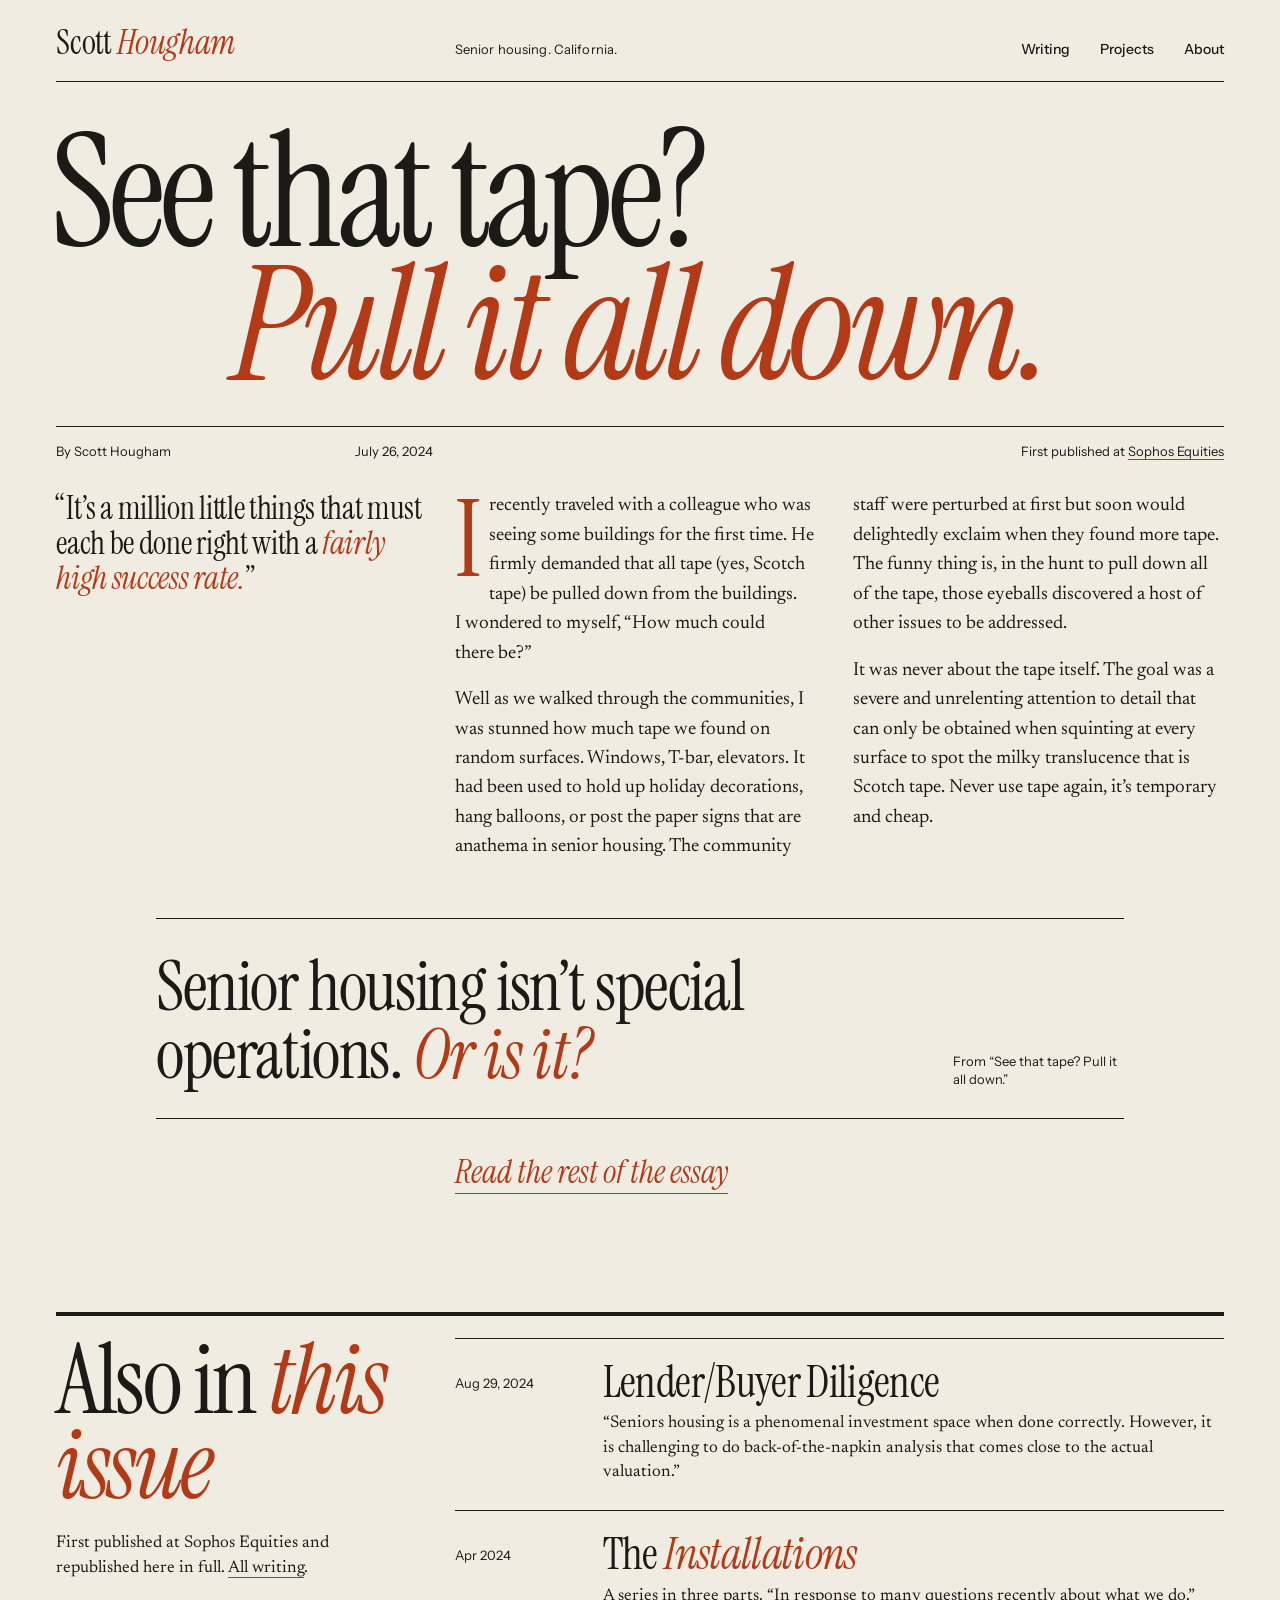
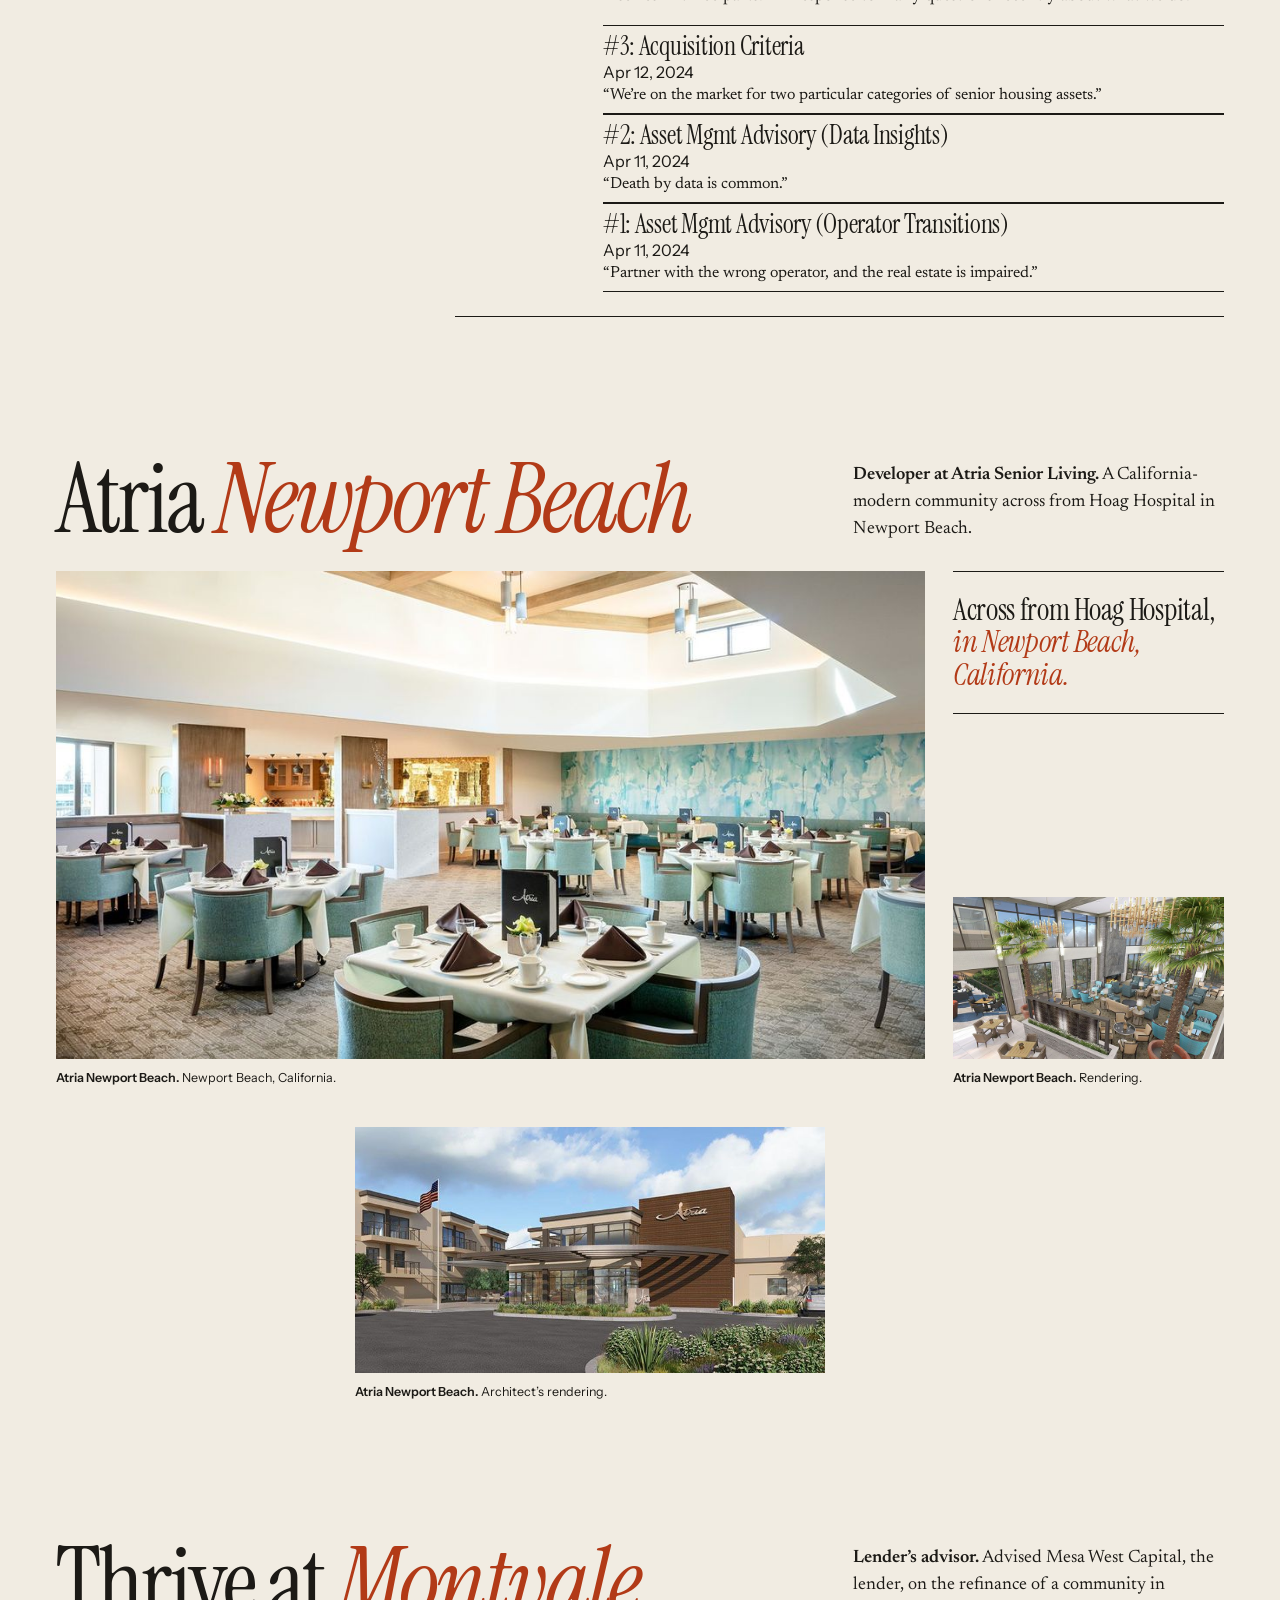
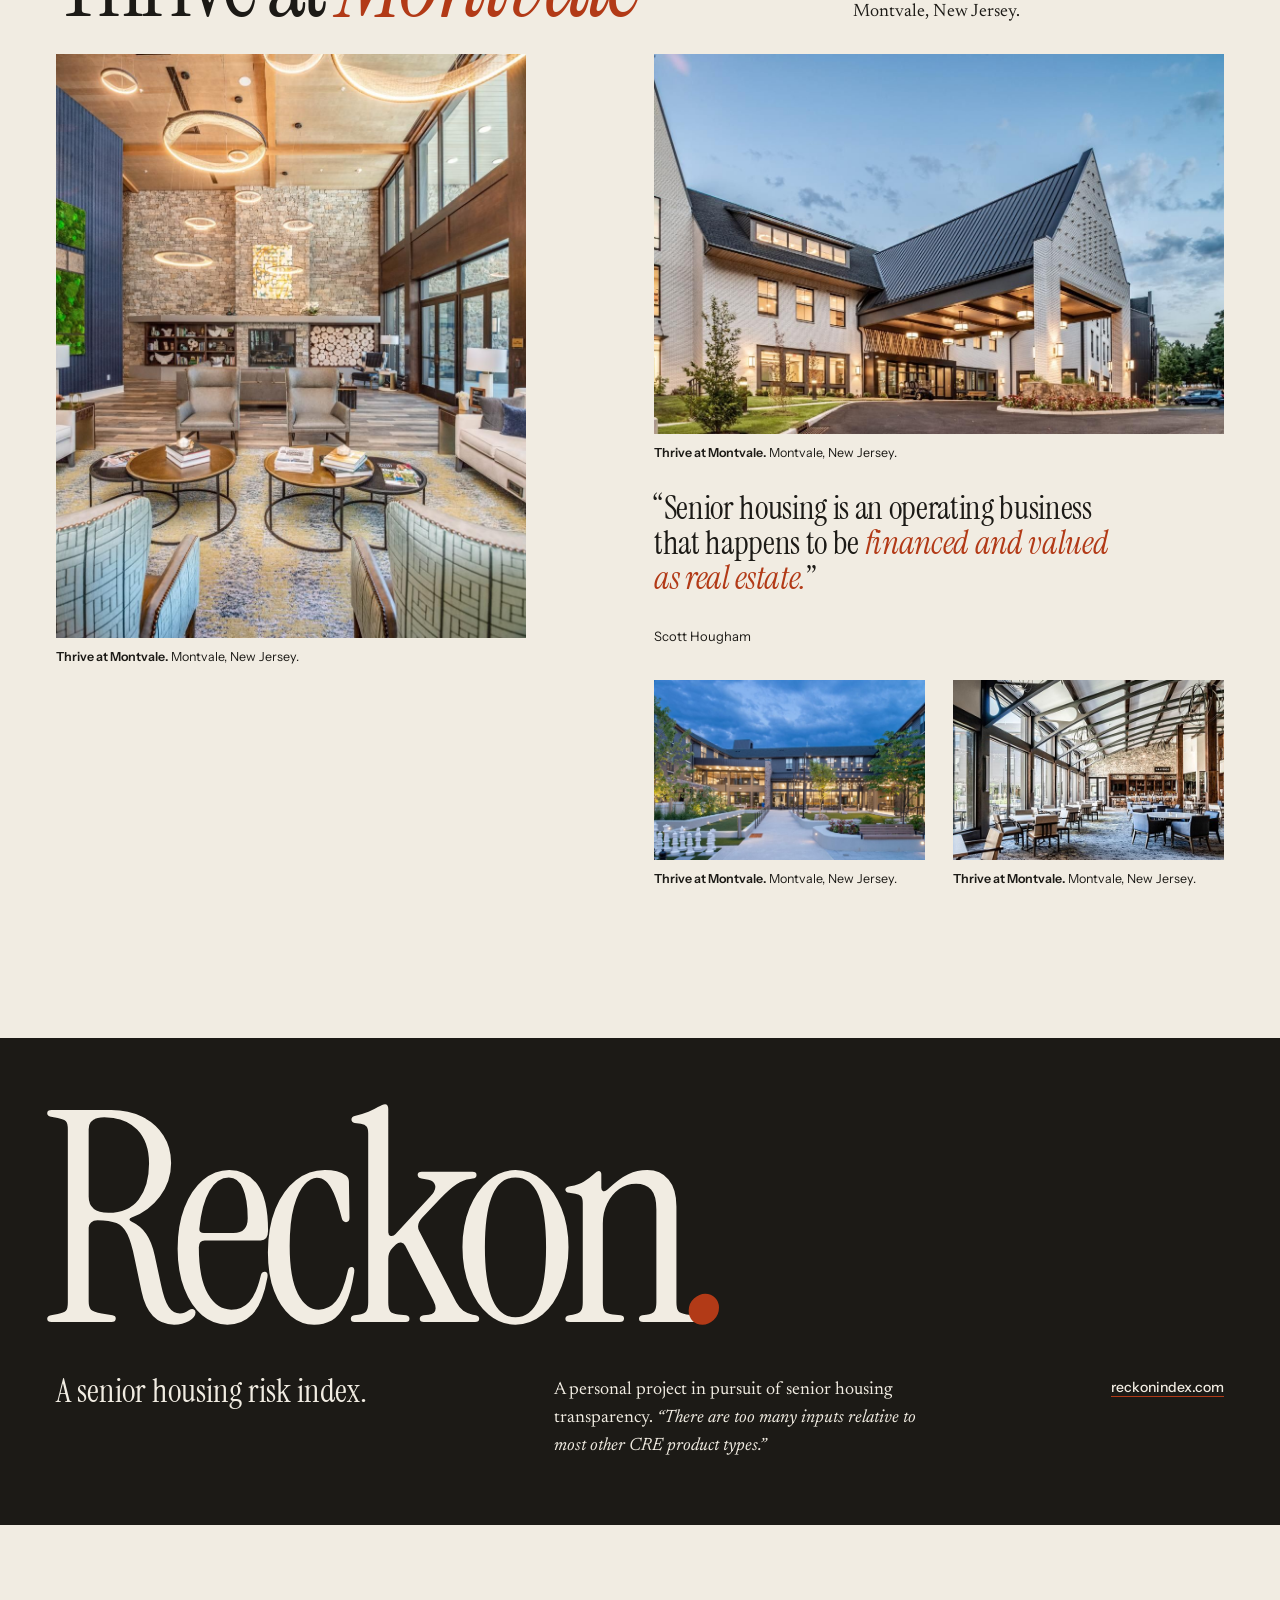
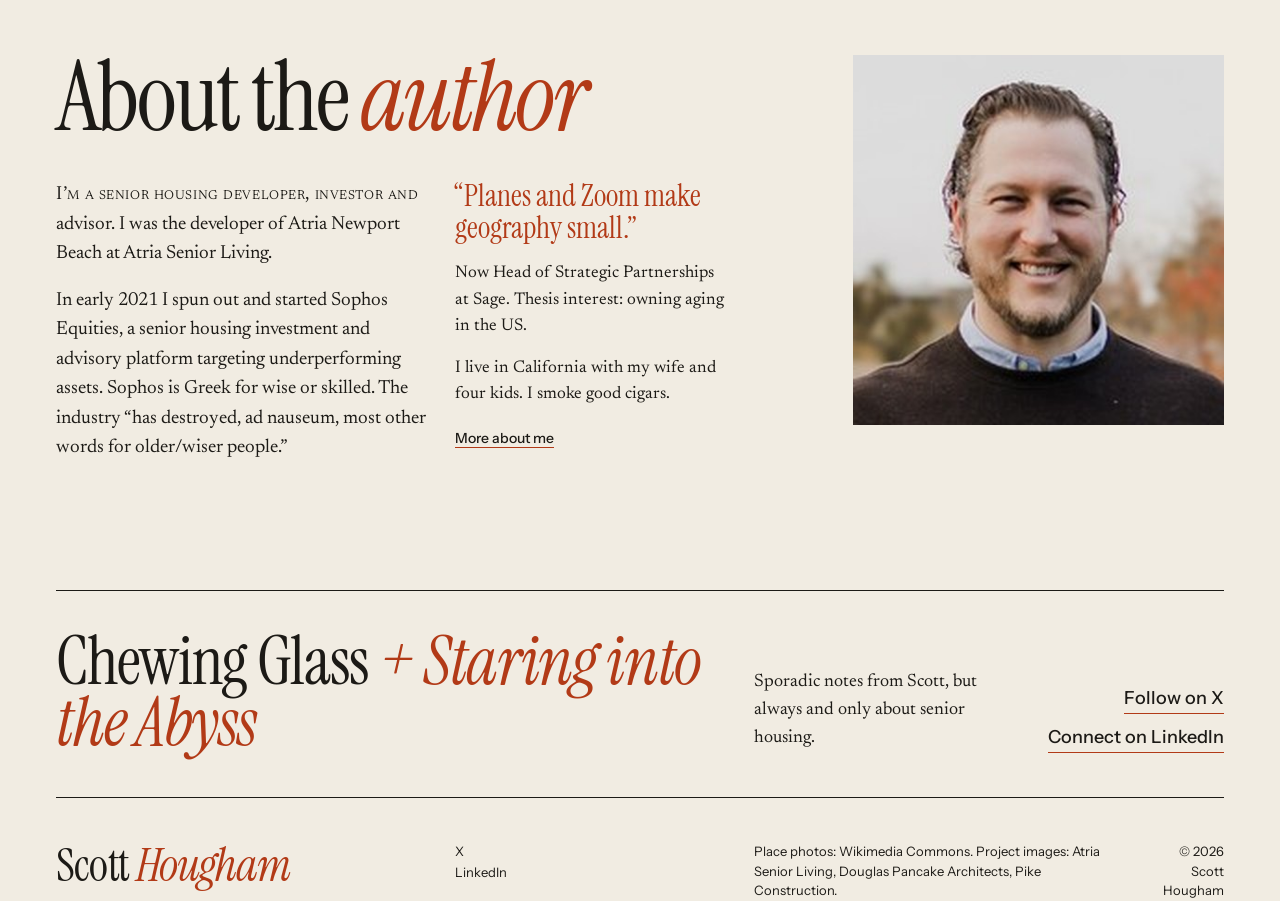
<file: index.html>
<!doctype html>
<html lang="en">
<head>
<meta charset="utf-8">
<meta name="viewport" content="width=device-width, initial-scale=1">
<title>Scott Hougham. Senior housing developer, investor and advisor</title>
<meta name="description" content="Senior housing developer, investor and advisor in California. Writing and projects about senior housing.">
<link rel="canonical" href="https://scotthougham.com/">
<meta property="og:type" content="website">
<meta property="og:site_name" content="Scott Hougham">
<meta property="og:title" content="Scott Hougham. Senior housing developer, investor and advisor">
<meta property="og:description" content="Senior housing developer, investor and advisor in California. Writing and projects about senior housing.">
<meta property="og:url" content="https://scotthougham.com/">
<meta property="og:image" content="https://scotthougham.com/assets/american-river-canyon-1.jpg">
<meta name="twitter:card" content="summary_large_image">
<meta name="theme-color" content="#F1ECE2">
<link rel="icon" href="/favicon.svg" type="image/svg+xml">
<link rel="preconnect" href="https://fonts.googleapis.com">
<link rel="preconnect" href="https://fonts.gstatic.com" crossorigin>
<link href="https://fonts.googleapis.com/css2?family=Instrument+Serif:ital@0;1&amp;family=Newsreader:ital,opsz,wght@0,6..72,300..600;1,6..72,300..600&amp;family=Instrument+Sans:wght@400;500;600&amp;display=swap" rel="stylesheet">
<link rel="stylesheet" href="/style.css">
</head>
<body>
<a class="skip" href="#main">Skip to content</a>
<header class="wrap">
  <div class="mast">
    <a class="name" href="/">Scott <em>Hougham</em></a>
    <span class="where">Senior housing. California.</span>
    <nav aria-label="Main">
      <a href="/writing/">Writing</a>
      <a href="/projects/">Projects</a>
      <a href="/about/">About</a>
    </nav>
  </div>
</header>
<main id="main">
<article class="wrap cover">
  <div class="grid">
    <h1 class="huge"><a href="/writing/see-that-tape-pull-it-all-down/">See that tape?<span class="l2">Pull it all down.</span></a></h1>
    <div class="byline">
      <span>By Scott Hougham</span>
      <span><time datetime="2024-07-26">July 26, 2024</time></span>
      <span>First published at <a href="https://sophoseq.com/sophos-blog/see-that-tape-pull-it-all-down">Sophos Equities</a></span>
    </div>
    <p class="dek">&ldquo;It&rsquo;s a million little things that must each be done right with a <em>fairly high success rate.</em>&rdquo;</p>
    <div class="body">
      <p class="cap">I recently traveled with a colleague who was seeing some buildings for the first time. He firmly demanded that all tape (yes, Scotch tape) be pulled down from the buildings. I wondered to myself, “How much could there be?”</p>
      <p>Well as we walked through the communities, I was stunned how much tape we found on random surfaces. Windows, T-bar, elevators. It had been used to hold up holiday decorations, hang balloons, or post the paper signs that are anathema in senior housing. The community staff were perturbed at first but soon would delightedly exclaim when they found more tape. The funny thing is, in the hunt to pull down all of the tape, those eyeballs discovered a host of other issues to be addressed.</p>
      <p>It was never about the tape itself. The goal was a severe and unrelenting attention to detail that can only be obtained when squinting at every surface to spot the milky translucence that is Scotch tape. Never use tape again, it’s temporary and cheap.</p>
    </div>
    <blockquote class="pull">
      <q>Senior housing isn&rsquo;t special operations. <em>Or is it?</em></q>
      <cite>From &ldquo;See that tape? Pull it all down.&rdquo;</cite>
    </blockquote>
    <p class="more"><a href="/writing/see-that-tape-pull-it-all-down/">Read the rest of the essay</a></p>
  </div>
</article>

<section class="wrap" id="writing">
  <div class="grid toc">
    <div class="head">
      <h2 class="sec-h">Also in <em>this issue</em></h2>
      <p class="intro">First published at Sophos Equities and republished here in full. <a href="/writing/">All writing</a>.</p>
    </div>
    <ol>
      <li><a class="row" href="/writing/lender-buyer-diligence/">
        <span class="date"><time datetime="2024-08-29">Aug 29, 2024</time></span>
        <span><span class="t">Lender/Buyer Diligence</span>
        <span class="d">&ldquo;Seniors housing is a phenomenal investment space when done correctly. However, it is challenging to do back-of-the-napkin analysis that comes close to the actual valuation.&rdquo;</span></span>
      </a></li>
      <li><div class="row">
        <span class="date">Apr 2024</span>
        <div><span class="t">The <i>Installations</i></span>
        <span class="d">A series in three parts. &ldquo;In response to many questions recently about what we do.&rdquo;</span>
        <ol class="parts">
          <li><a href="/writing/installation-3-acquisition-criteria/"><b>#3: Acquisition Criteria</b><span><span class="date">Apr 12, 2024</span>&ldquo;We&rsquo;re on the market for two particular categories of senior housing assets.&rdquo;</span></a></li>
          <li><a href="/writing/installation-2-asset-mgmt-advisory-data-insights/"><b>#2: Asset Mgmt Advisory (Data Insights)</b><span><span class="date">Apr 11, 2024</span>&ldquo;Death by data is common.&rdquo;</span></a></li>
          <li><a href="/writing/installation-1-asset-mgmt-advisory/"><b>#1: Asset Mgmt Advisory (Operator Transitions)</b><span><span class="date">Apr 11, 2024</span>&ldquo;Partner with the wrong operator, and the real estate is impaired.&rdquo;</span></a></li>
        </ol></div>
      </div></li>
    </ol>
  </div>
</section>

<section class="wrap feature atria" id="atria">
  <div class="grid">
    <div class="f-head">
      <h2 class="sec-h">Atria <em>Newport Beach</em></h2>
      <p><b>Developer at Atria Senior Living.</b> A California-modern community across from Hoag Hospital in Newport Beach.</p>
    </div>
    <figure class="big"><div class="ph"><img src="/assets/atria-gallery.jpg" width="1800" height="1013" alt="Dining room at Atria Newport Beach" decoding="async" loading="lazy" srcset="/assets/atria-gallery-1000.jpg 1000w, /assets/atria-gallery.jpg 1800w" sizes="(max-width:900px) 100vw, 75vw"></div>
      <figcaption><b>Atria Newport Beach.</b> Newport Beach, California.</figcaption></figure>
    <div class="side">
      <p>Across from Hoag Hospital, <em>in Newport Beach, California.</em></p>
      <figure><div class="ph"><img src="/assets/atria-bistro.jpg" width="696" height="418" alt="Rendering of the bistro at Atria Newport Beach, with palms and chandeliers" decoding="async" loading="lazy"></div>
        <figcaption><b>Atria Newport Beach.</b> Rendering.</figcaption></figure>
    </div>
    <figure class="ext"><div class="ph"><img src="/assets/atria-exterior.jpg" width="696" height="365" alt="Architect rendering of the Atria Newport Beach exterior" decoding="async" loading="lazy"></div>
      <figcaption><b>Atria Newport Beach.</b> Architect&rsquo;s rendering.</figcaption></figure>
  </div>
</section>

<section class="wrap feature thrive" id="thrive">
  <div class="grid">
    <div class="f-head">
      <h2 class="sec-h">Thrive at <em>Montvale</em></h2>
      <p><b>Lender&rsquo;s advisor.</b> Advised Mesa West Capital, the lender, on the refinance of a community in Montvale, New Jersey.</p>
    </div>
    <figure class="tall"><div class="ph"><img src="/assets/thrive-72.jpg" width="967" height="1200" alt="Lobby lounge with fireplace at Thrive at Montvale" decoding="async" loading="lazy"></div>
      <figcaption><b>Thrive at Montvale.</b> Montvale, New Jersey.</figcaption></figure>
    <figure class="wide"><div class="ph"><img src="/assets/thrive-51.jpg" width="1200" height="801" alt="Gabled facade of Thrive at Montvale under a blue sky" decoding="async" loading="lazy"></div>
      <figcaption><b>Thrive at Montvale.</b> Montvale, New Jersey.</figcaption></figure>
    <div class="note">
      <p class="lead">&ldquo;Senior housing is an operating business that happens to be <em>financed and valued as real estate.</em>&rdquo;</p>
      <cite>Scott Hougham</cite>
    </div>
    <figure class="dusk"><div class="ph"><img src="/assets/thrive-46.jpg" width="1200" height="801" alt="Courtyard at Thrive at Montvale at dusk" decoding="async" loading="lazy"></div>
      <figcaption><b>Thrive at Montvale.</b> Montvale, New Jersey.</figcaption></figure>
    <figure class="dusk2"><div class="ph"><img src="/assets/thrive-saltbox.jpg" width="640" height="420" alt="Gabled entry of Thrive at Montvale at dusk" decoding="async" loading="lazy"></div>
      <figcaption><b>Thrive at Montvale.</b> Montvale, New Jersey.</figcaption></figure>
  </div>
</section>

<section class="reckon" id="reckon">
  <div class="grid">
    <a class="word" href="https://reckonindex.com">Reckon<em>.</em></a>
    <p class="r1">A senior housing risk index.</p>
    <p class="r2">A personal project in pursuit of senior housing transparency. <q>There are too many inputs relative to most other CRE product types.</q></p>
    <p class="r3"><a href="https://reckonindex.com">reckonindex.com</a></p>
  </div>
</section>

<section class="wrap about" id="about">
  <div class="grid">
    <h2 class="sec-h">About the <em>author</em></h2>
    <figure class="shot"><div class="ph"><img src="/assets/headshot.jpg" width="400" height="400" alt="Scott Hougham" decoding="async" loading="lazy"></div></figure>
    <div class="bio">
      <p>I&rsquo;m a senior housing developer, investor and advisor. I was the developer of Atria Newport Beach at Atria Senior Living.</p>
      <p>In early 2021 I spun out and started Sophos Equities, a senior housing investment and advisory platform targeting underperforming assets. Sophos is Greek for wise or skilled. The industry &ldquo;has destroyed, ad nauseum, most other words for older/wiser people.&rdquo;</p>
    </div>
    <div class="bio2">
      <p class="q">&ldquo;Planes and Zoom make geography small.&rdquo;</p>
      <p>Now Head of Strategic Partnerships at Sage. Thesis interest: owning aging in the US.</p>
      <p>I live in California with my wife and four kids. I smoke good cigars.</p>
      <p class="go"><a href="/about/">More about me</a></p>
    </div>
  </div>
</section>

<section class="wrap" aria-label="Newsletter">
  <div class="grid letter">
    <h2>Chewing Glass <em>+ Staring into the Abyss</em></h2>
    <p>Sporadic notes from Scott, but always and only about senior housing.</p>
    <p class="go"><a href="https://x.com/ScottHougham">Follow on X</a><a href="https://www.linkedin.com/in/scotthougham/">Connect on LinkedIn</a></p>
  </div>
</section>
</main>
<footer class="wrap">
  <div class="grid">
    <p class="sign"><a href="/">Scott <em>Hougham</em></a></p>
    <p class="links">
      <a href="https://x.com/ScottHougham">X</a>
      <a href="https://www.linkedin.com/in/scotthougham/">LinkedIn</a>
    </p>
    <p class="credit">Place photos: Wikimedia Commons. Project images: Atria Senior Living, Douglas Pancake Architects, Pike Construction.</p>
    <p class="copy">&copy; 2026 Scott Hougham</p>
  </div>
</footer>
</body>
</html>
</file>
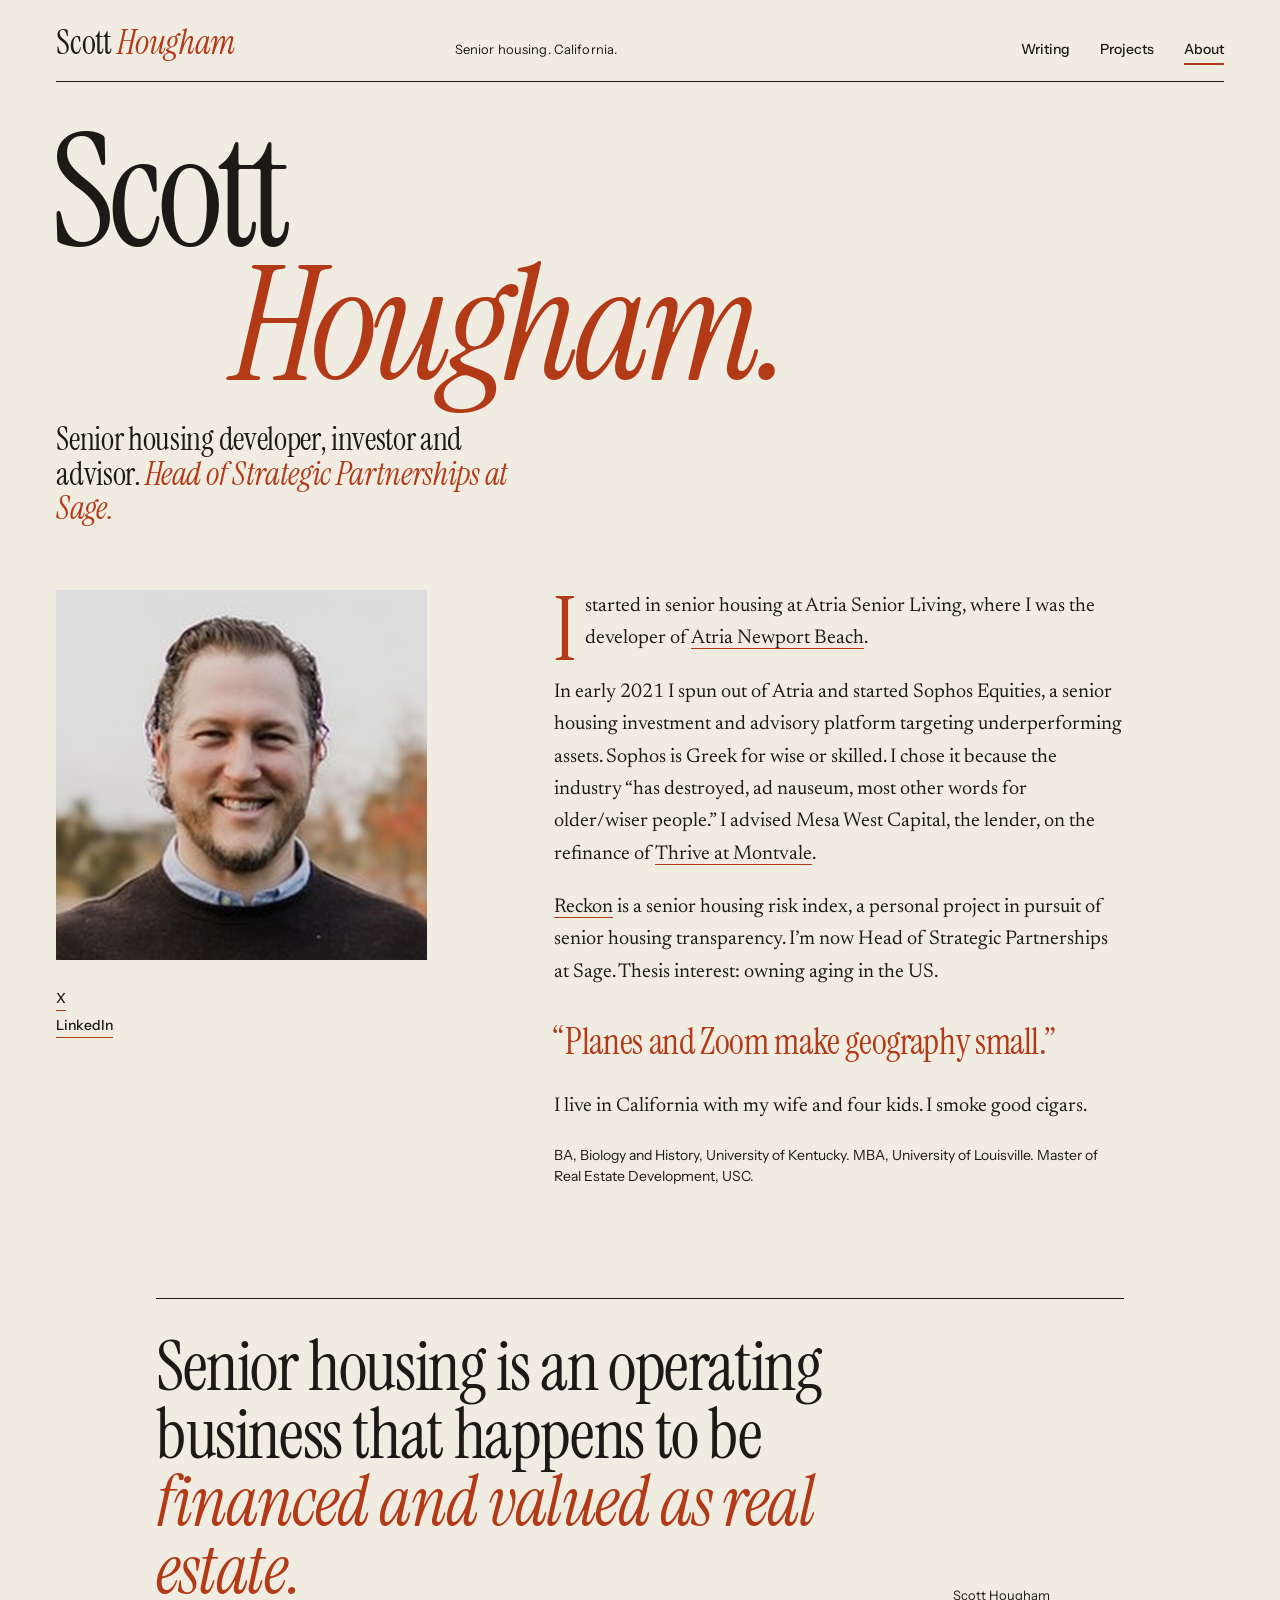
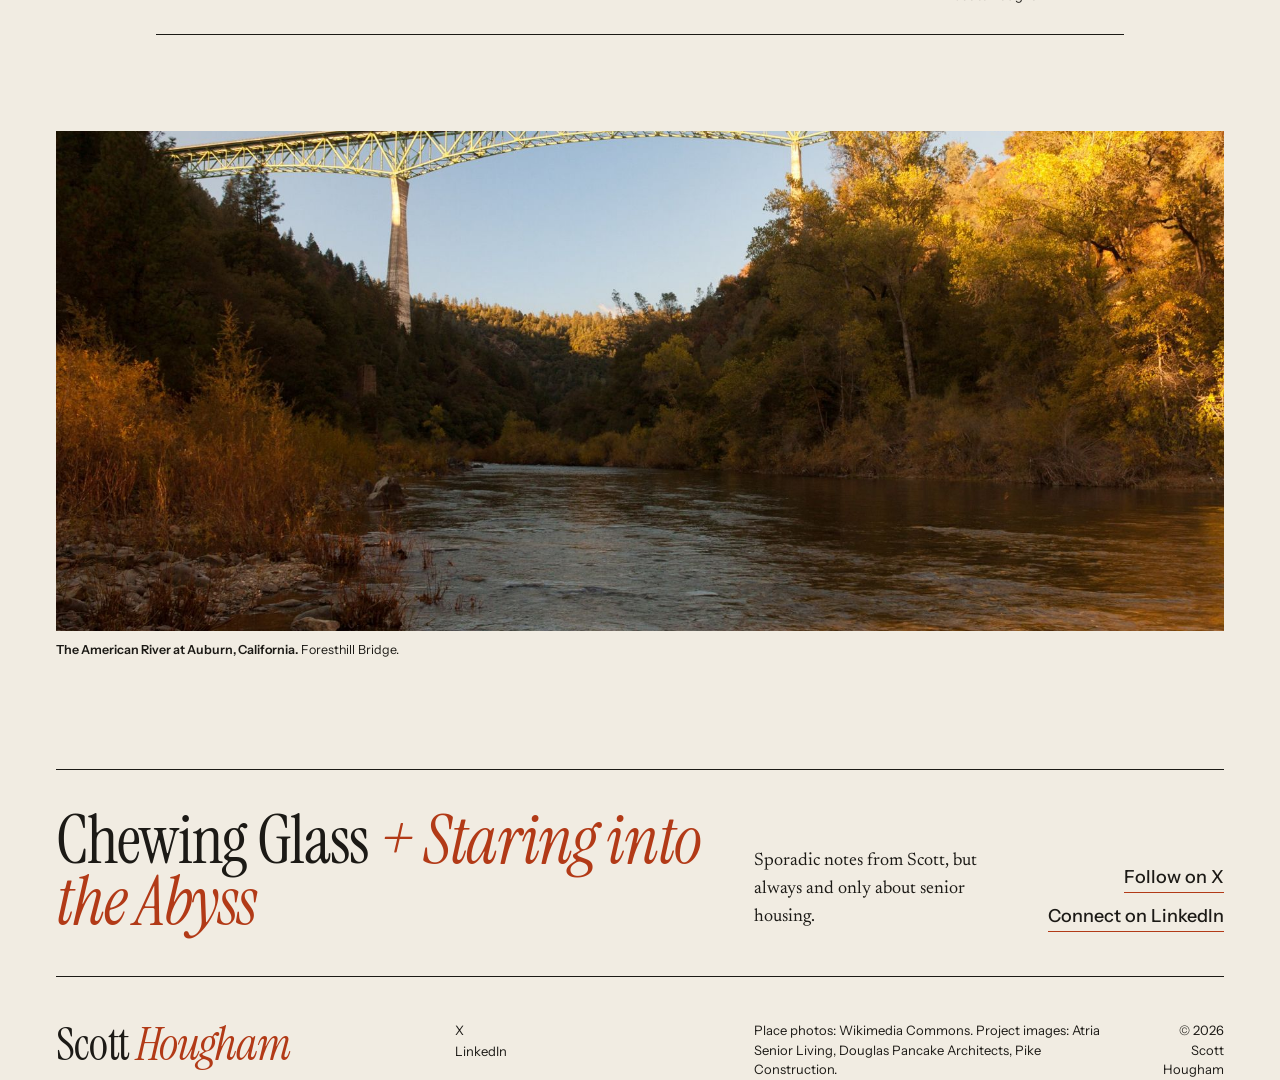
<file: about/index.html>
<!doctype html>
<html lang="en">
<head>
<meta charset="utf-8">
<meta name="viewport" content="width=device-width, initial-scale=1">
<title>About Scott Hougham</title>
<meta name="description" content="Senior housing developer, investor and advisor, and Head of Strategic Partnerships at Sage. Based in California.">
<link rel="canonical" href="https://scotthougham.com/about/">
<meta property="og:type" content="website">
<meta property="og:site_name" content="Scott Hougham">
<meta property="og:title" content="About Scott Hougham">
<meta property="og:description" content="Senior housing developer, investor and advisor, and Head of Strategic Partnerships at Sage. Based in California.">
<meta property="og:url" content="https://scotthougham.com/about/">
<meta property="og:image" content="https://scotthougham.com/assets/headshot.jpg">
<meta name="twitter:card" content="summary_large_image">
<meta name="theme-color" content="#F1ECE2">
<link rel="icon" href="/favicon.svg" type="image/svg+xml">
<link rel="preconnect" href="https://fonts.googleapis.com">
<link rel="preconnect" href="https://fonts.gstatic.com" crossorigin>
<link href="https://fonts.googleapis.com/css2?family=Instrument+Serif:ital@0;1&amp;family=Newsreader:ital,opsz,wght@0,6..72,300..600;1,6..72,300..600&amp;family=Instrument+Sans:wght@400;500;600&amp;display=swap" rel="stylesheet">
<link rel="stylesheet" href="/style.css">
</head>
<body>
<a class="skip" href="#main">Skip to content</a>
<header class="wrap">
  <div class="mast">
    <a class="name" href="/">Scott <em>Hougham</em></a>
    <span class="where">Senior housing. California.</span>
    <nav aria-label="Main">
      <a href="/writing/">Writing</a>
      <a href="/projects/">Projects</a>
      <a href="/about/" aria-current="page">About</a>
    </nav>
  </div>
</header>
<main id="main">
<header class="wrap page-head">
  <div class="grid">
    <h1 class="huge">Scott <span class="l2">Hougham.</span></h1>
    <p class="lede">Senior housing developer, investor and advisor. <em>Head of Strategic Partnerships at Sage.</em></p>
  </div>
</header>
<section class="wrap ab">
  <div class="grid">
    <figure class="shot"><div class="ph"><img src="/assets/headshot.jpg" width="400" height="400" alt="Scott Hougham" decoding="async" fetchpriority="high"></div></figure>
    <p class="elsewhere">
      <a href="https://x.com/ScottHougham">X</a>
      <a href="https://www.linkedin.com/in/scotthougham/">LinkedIn</a>
    </p>
    <div class="text">
      <p class="cap">I started in senior housing at Atria Senior Living, where I was the developer of <a href="/projects/#atria">Atria Newport Beach</a>.</p>
      <p>In early 2021 I spun out of Atria and started Sophos Equities, a senior housing investment and advisory platform targeting underperforming assets. Sophos is Greek for wise or skilled. I chose it because the industry &ldquo;has destroyed, ad nauseum, most other words for older/wiser people.&rdquo; I advised Mesa West Capital, the lender, on the refinance of <a href="/projects/#thrive">Thrive at Montvale</a>.</p>
      <p><a href="https://reckonindex.com">Reckon</a> is a senior housing risk index, a personal project in pursuit of senior housing transparency. I&rsquo;m now Head of Strategic Partnerships at Sage. Thesis interest: owning aging in the US.</p>
      <p class="q">&ldquo;Planes and Zoom make geography small.&rdquo;</p>
      <p>I live in California with my wife and four kids. I smoke good cigars.</p>
      <p class="quiet">BA, Biology and History, University of Kentucky. MBA, University of Louisville. Master of Real Estate Development, USC.</p>
    </div>
  </div>
</section>
<section class="wrap ab-pull">
  <div class="grid">
    <blockquote class="pull">
      <q>Senior housing is an operating business that happens to be <em>financed and valued as real estate.</em></q>
      <cite>Scott Hougham</cite>
    </blockquote>
  </div>
</section>
<section class="wrap place">
  <div class="grid">
    <figure><div class="ph"><img src="/assets/american-river-canyon-1.jpg" width="1800" height="1200" alt="The American River at Auburn with the Foresthill Bridge above" decoding="async" loading="lazy" srcset="/assets/american-river-canyon-1-1000.jpg 1000w, /assets/american-river-canyon-1.jpg 1800w" sizes="100vw"></div>
      <figcaption><b>The American River at Auburn, California.</b> Foresthill Bridge.</figcaption></figure>
  </div>
</section>
<section class="wrap" aria-label="Newsletter">
  <div class="grid letter">
    <h2>Chewing Glass <em>+ Staring into the Abyss</em></h2>
    <p>Sporadic notes from Scott, but always and only about senior housing.</p>
    <p class="go"><a href="https://x.com/ScottHougham">Follow on X</a><a href="https://www.linkedin.com/in/scotthougham/">Connect on LinkedIn</a></p>
  </div>
</section>
</main>
<footer class="wrap">
  <div class="grid">
    <p class="sign"><a href="/">Scott <em>Hougham</em></a></p>
    <p class="links">
      <a href="https://x.com/ScottHougham">X</a>
      <a href="https://www.linkedin.com/in/scotthougham/">LinkedIn</a>
    </p>
    <p class="credit">Place photos: Wikimedia Commons. Project images: Atria Senior Living, Douglas Pancake Architects, Pike Construction.</p>
    <p class="copy">&copy; 2026 Scott Hougham</p>
  </div>
</footer>
</body>
</html>
</file>
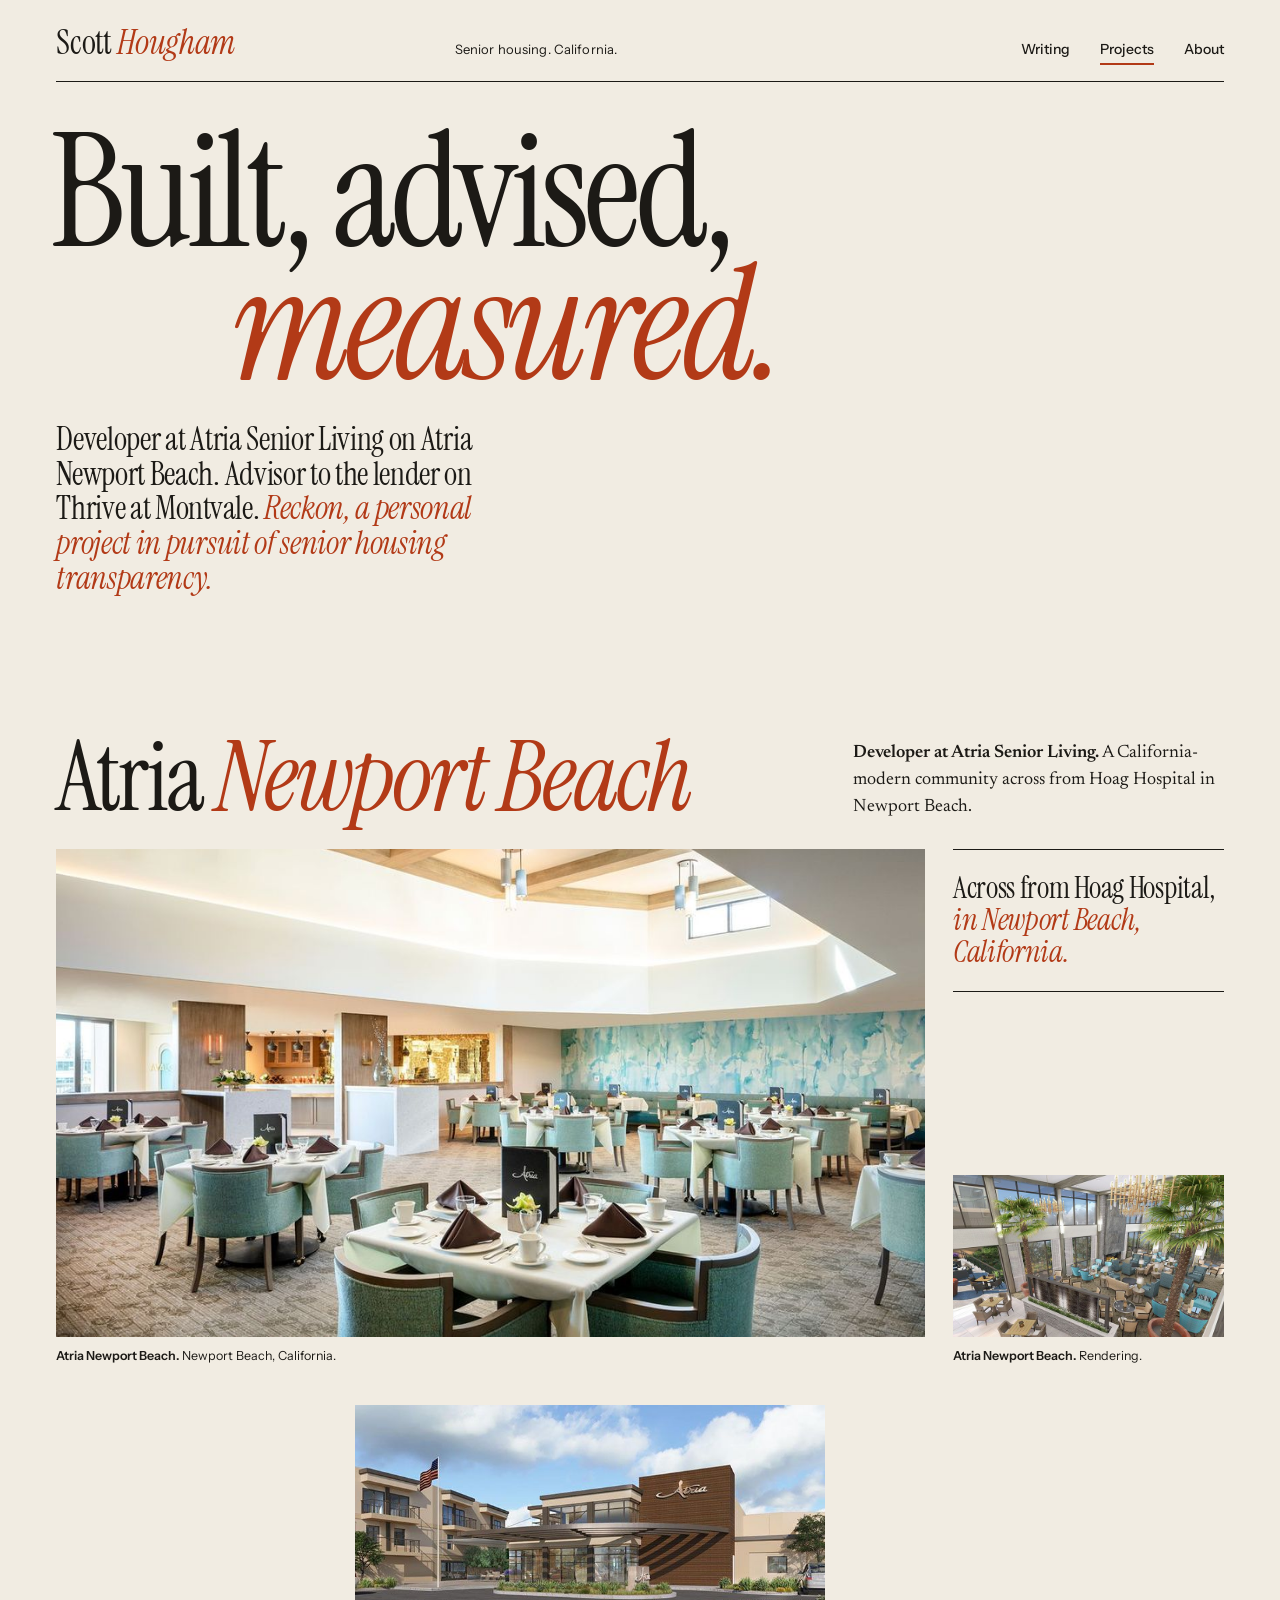
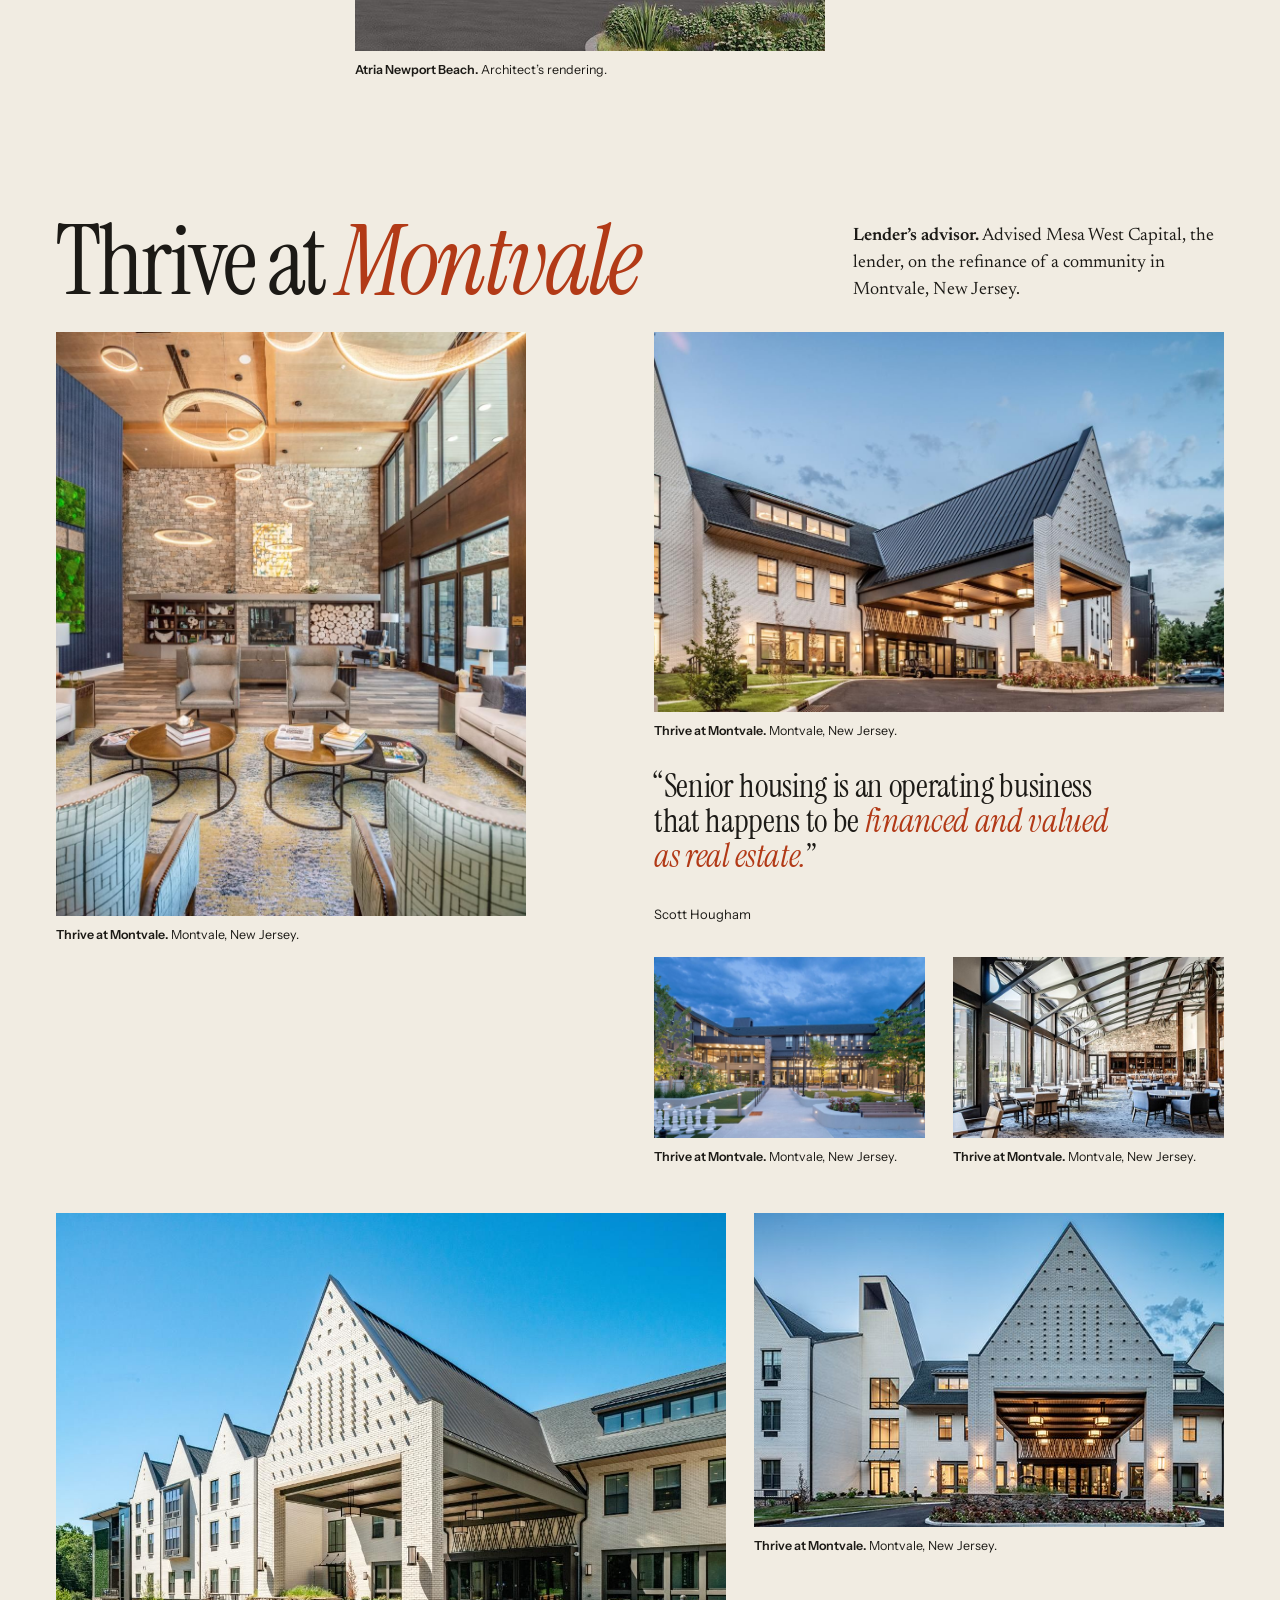
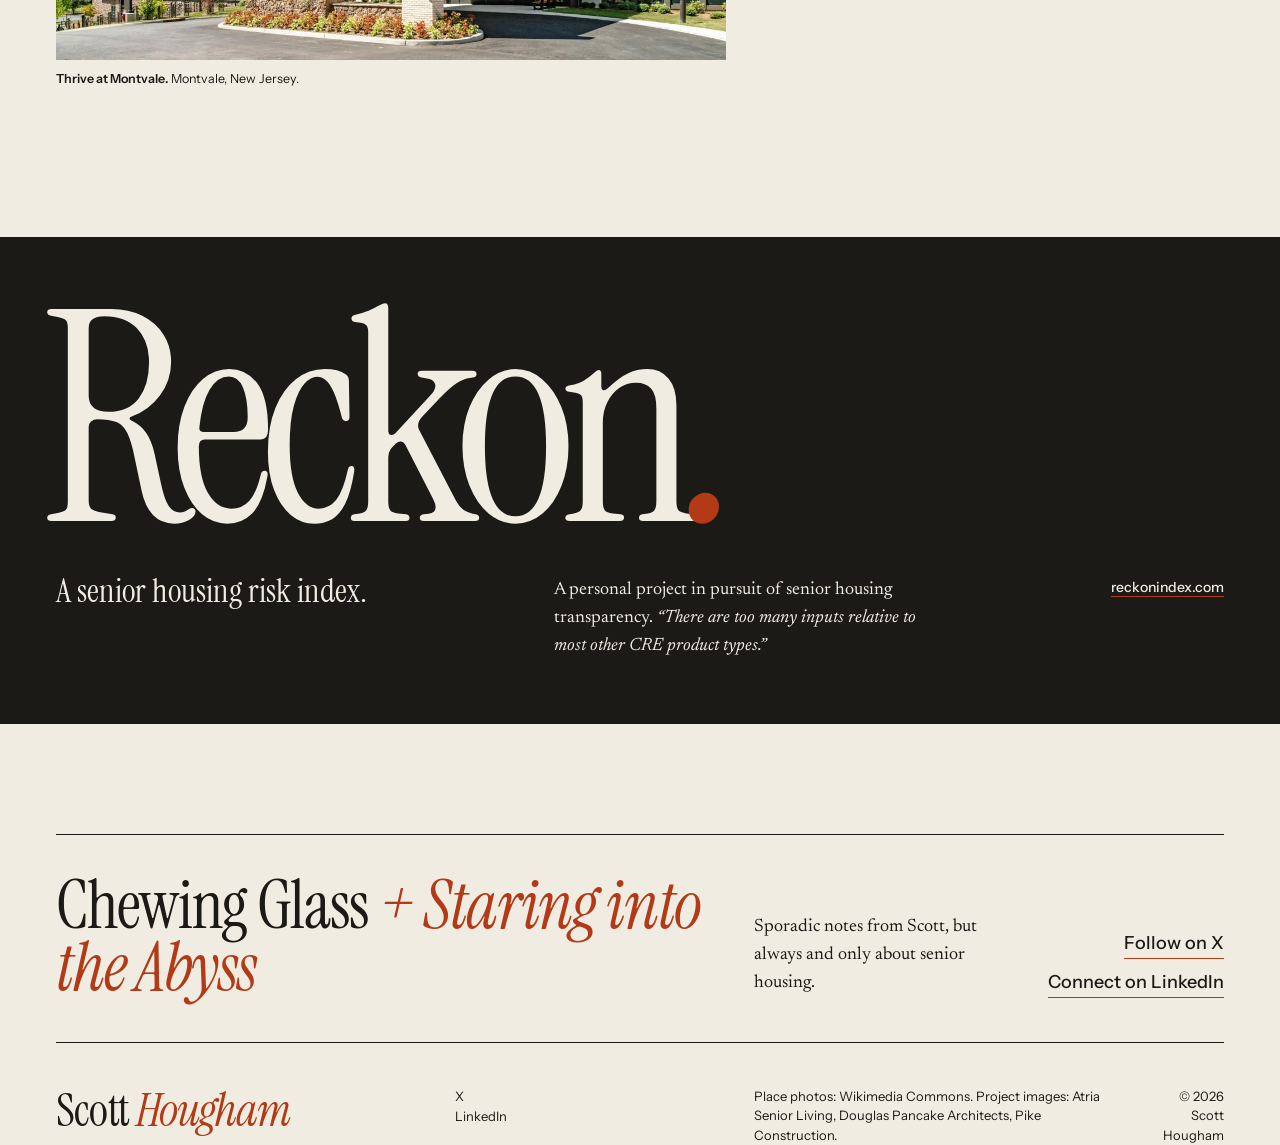
<file: projects/index.html>
<!doctype html>
<html lang="en">
<head>
<meta charset="utf-8">
<meta name="viewport" content="width=device-width, initial-scale=1">
<title>Projects. Scott Hougham</title>
<meta name="description" content="Atria Newport Beach, the Thrive at Montvale refinance, and Reckon, a senior housing risk index.">
<link rel="canonical" href="https://scotthougham.com/projects/">
<meta property="og:type" content="website">
<meta property="og:site_name" content="Scott Hougham">
<meta property="og:title" content="Projects. Scott Hougham">
<meta property="og:description" content="Atria Newport Beach, the Thrive at Montvale refinance, and Reckon, a senior housing risk index.">
<meta property="og:url" content="https://scotthougham.com/projects/">
<meta property="og:image" content="https://scotthougham.com/assets/atria-gallery.jpg">
<meta name="twitter:card" content="summary_large_image">
<meta name="theme-color" content="#F1ECE2">
<link rel="icon" href="/favicon.svg" type="image/svg+xml">
<link rel="preconnect" href="https://fonts.googleapis.com">
<link rel="preconnect" href="https://fonts.gstatic.com" crossorigin>
<link href="https://fonts.googleapis.com/css2?family=Instrument+Serif:ital@0;1&amp;family=Newsreader:ital,opsz,wght@0,6..72,300..600;1,6..72,300..600&amp;family=Instrument+Sans:wght@400;500;600&amp;display=swap" rel="stylesheet">
<link rel="stylesheet" href="/style.css">
</head>
<body>
<a class="skip" href="#main">Skip to content</a>
<header class="wrap">
  <div class="mast">
    <a class="name" href="/">Scott <em>Hougham</em></a>
    <span class="where">Senior housing. California.</span>
    <nav aria-label="Main">
      <a href="/writing/">Writing</a>
      <a href="/projects/" aria-current="page">Projects</a>
      <a href="/about/">About</a>
    </nav>
  </div>
</header>
<main id="main">
<header class="wrap page-head">
  <div class="grid">
    <h1 class="huge">Built, advised, <span class="l2">measured.</span></h1>
    <p class="lede">Developer at Atria Senior Living on Atria Newport Beach. Advisor to the lender on Thrive at Montvale. <em>Reckon, a personal project in pursuit of senior housing transparency.</em></p>
  </div>
</header>
<section class="wrap feature atria" id="atria">
  <div class="grid">
    <div class="f-head">
      <h2 class="sec-h">Atria <em>Newport Beach</em></h2>
      <p><b>Developer at Atria Senior Living.</b> A California-modern community across from Hoag Hospital in Newport Beach.</p>
    </div>
    <figure class="big"><div class="ph"><img src="/assets/atria-gallery.jpg" width="1800" height="1013" alt="Dining room at Atria Newport Beach" decoding="async" loading="lazy" srcset="/assets/atria-gallery-1000.jpg 1000w, /assets/atria-gallery.jpg 1800w" sizes="(max-width:900px) 100vw, 75vw"></div>
      <figcaption><b>Atria Newport Beach.</b> Newport Beach, California.</figcaption></figure>
    <div class="side">
      <p>Across from Hoag Hospital, <em>in Newport Beach, California.</em></p>
      <figure><div class="ph"><img src="/assets/atria-bistro.jpg" width="696" height="418" alt="Rendering of the bistro at Atria Newport Beach, with palms and chandeliers" decoding="async" loading="lazy"></div>
        <figcaption><b>Atria Newport Beach.</b> Rendering.</figcaption></figure>
    </div>
    <figure class="ext"><div class="ph"><img src="/assets/atria-exterior.jpg" width="696" height="365" alt="Architect rendering of the Atria Newport Beach exterior" decoding="async" loading="lazy"></div>
      <figcaption><b>Atria Newport Beach.</b> Architect&rsquo;s rendering.</figcaption></figure>
  </div>
</section>

<section class="wrap feature thrive" id="thrive">
  <div class="grid">
    <div class="f-head">
      <h2 class="sec-h">Thrive at <em>Montvale</em></h2>
      <p><b>Lender&rsquo;s advisor.</b> Advised Mesa West Capital, the lender, on the refinance of a community in Montvale, New Jersey.</p>
    </div>
    <figure class="tall"><div class="ph"><img src="/assets/thrive-72.jpg" width="967" height="1200" alt="Lobby lounge with fireplace at Thrive at Montvale" decoding="async" loading="lazy"></div>
      <figcaption><b>Thrive at Montvale.</b> Montvale, New Jersey.</figcaption></figure>
    <figure class="wide"><div class="ph"><img src="/assets/thrive-51.jpg" width="1200" height="801" alt="Gabled facade of Thrive at Montvale under a blue sky" decoding="async" loading="lazy"></div>
      <figcaption><b>Thrive at Montvale.</b> Montvale, New Jersey.</figcaption></figure>
    <div class="note">
      <p class="lead">&ldquo;Senior housing is an operating business that happens to be <em>financed and valued as real estate.</em>&rdquo;</p>
      <cite>Scott Hougham</cite>
    </div>
    <figure class="dusk"><div class="ph"><img src="/assets/thrive-46.jpg" width="1200" height="801" alt="Courtyard at Thrive at Montvale at dusk" decoding="async" loading="lazy"></div>
      <figcaption><b>Thrive at Montvale.</b> Montvale, New Jersey.</figcaption></figure>
    <figure class="dusk2"><div class="ph"><img src="/assets/thrive-saltbox.jpg" width="640" height="420" alt="Gabled entry of Thrive at Montvale at dusk" decoding="async" loading="lazy"></div>
      <figcaption><b>Thrive at Montvale.</b> Montvale, New Jersey.</figcaption></figure>
    <div class="thrive-more">
      <figure><div class="ph"><img src="/assets/thrive-67.jpg" width="1200" height="801" alt="Gabled facade of Thrive at Montvale" decoding="async" loading="lazy"></div>
        <figcaption><b>Thrive at Montvale.</b> Montvale, New Jersey.</figcaption></figure>
      <figure><div class="ph"><img src="/assets/thrive-outside.jpg" width="640" height="420" alt="Entry of Thrive at Montvale at dusk" decoding="async" loading="lazy"></div>
        <figcaption><b>Thrive at Montvale.</b> Montvale, New Jersey.</figcaption></figure>
    </div>
  </div>
</section>

<section class="reckon" id="reckon">
  <div class="grid">
    <a class="word" href="https://reckonindex.com">Reckon<em>.</em></a>
    <p class="r1">A senior housing risk index.</p>
    <p class="r2">A personal project in pursuit of senior housing transparency. <q>There are too many inputs relative to most other CRE product types.</q></p>
    <p class="r3"><a href="https://reckonindex.com">reckonindex.com</a></p>
  </div>
</section>

<section class="wrap" aria-label="Newsletter">
  <div class="grid letter">
    <h2>Chewing Glass <em>+ Staring into the Abyss</em></h2>
    <p>Sporadic notes from Scott, but always and only about senior housing.</p>
    <p class="go"><a href="https://x.com/ScottHougham">Follow on X</a><a href="https://www.linkedin.com/in/scotthougham/">Connect on LinkedIn</a></p>
  </div>
</section>
</main>
<footer class="wrap">
  <div class="grid">
    <p class="sign"><a href="/">Scott <em>Hougham</em></a></p>
    <p class="links">
      <a href="https://x.com/ScottHougham">X</a>
      <a href="https://www.linkedin.com/in/scotthougham/">LinkedIn</a>
    </p>
    <p class="credit">Place photos: Wikimedia Commons. Project images: Atria Senior Living, Douglas Pancake Architects, Pike Construction.</p>
    <p class="copy">&copy; 2026 Scott Hougham</p>
  </div>
</footer>
</body>
</html>
</file>
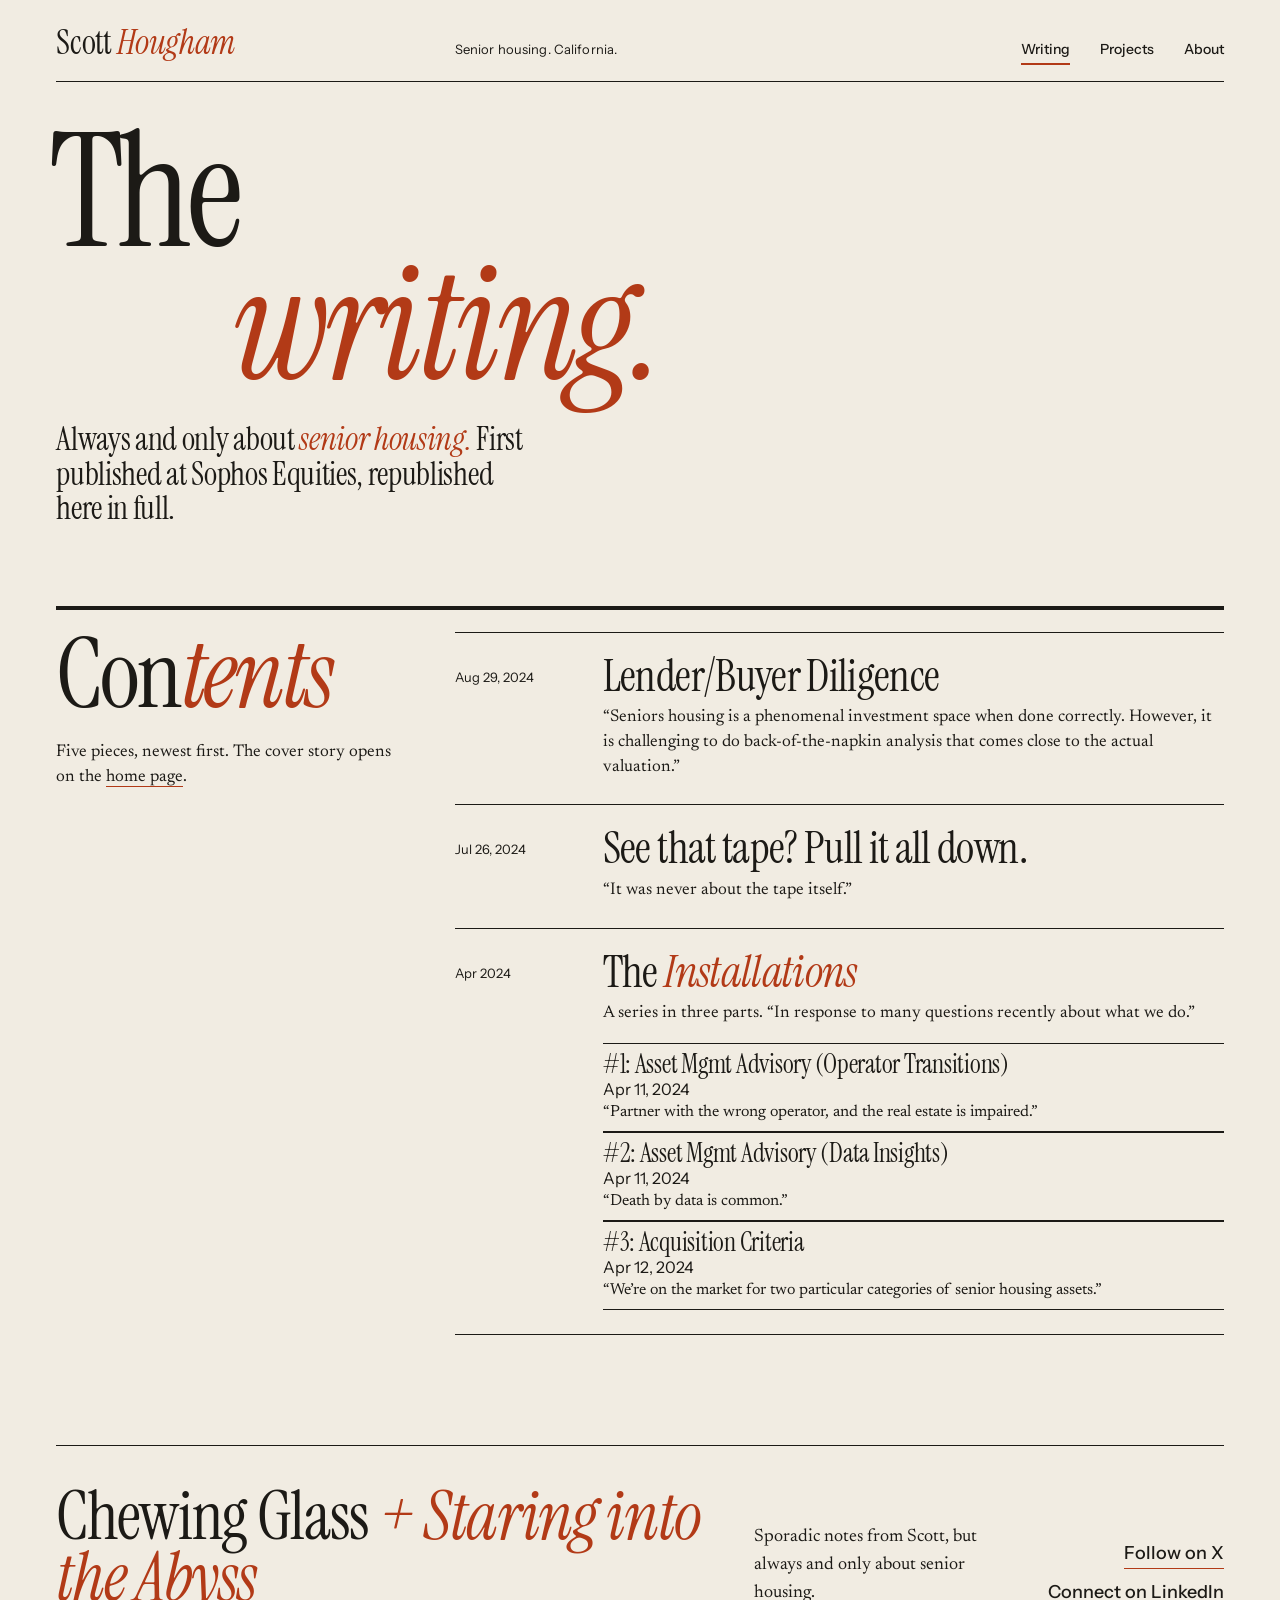
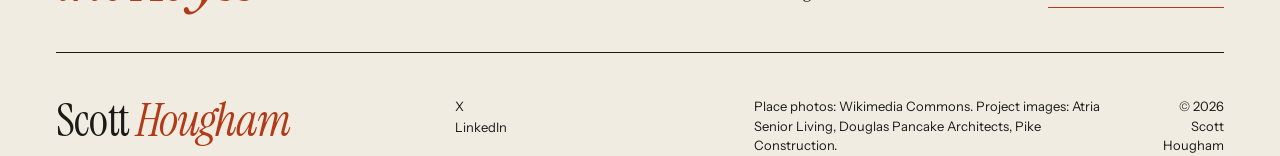
<file: writing/index.html>
<!doctype html>
<html lang="en">
<head>
<meta charset="utf-8">
<meta name="viewport" content="width=device-width, initial-scale=1">
<title>Writing. Scott Hougham</title>
<meta name="description" content="Essays and notes on senior housing by Scott Hougham, first published at Sophos Equities and republished in full.">
<link rel="canonical" href="https://scotthougham.com/writing/">
<meta property="og:type" content="website">
<meta property="og:site_name" content="Scott Hougham">
<meta property="og:title" content="Writing. Scott Hougham">
<meta property="og:description" content="Essays and notes on senior housing by Scott Hougham, first published at Sophos Equities and republished in full.">
<meta property="og:url" content="https://scotthougham.com/writing/">
<meta property="og:image" content="https://scotthougham.com/assets/american-river-canyon-1.jpg">
<meta name="twitter:card" content="summary_large_image">
<meta name="theme-color" content="#F1ECE2">
<link rel="icon" href="/favicon.svg" type="image/svg+xml">
<link rel="preconnect" href="https://fonts.googleapis.com">
<link rel="preconnect" href="https://fonts.gstatic.com" crossorigin>
<link href="https://fonts.googleapis.com/css2?family=Instrument+Serif:ital@0;1&amp;family=Newsreader:ital,opsz,wght@0,6..72,300..600;1,6..72,300..600&amp;family=Instrument+Sans:wght@400;500;600&amp;display=swap" rel="stylesheet">
<link rel="stylesheet" href="/style.css">
</head>
<body>
<a class="skip" href="#main">Skip to content</a>
<header class="wrap">
  <div class="mast">
    <a class="name" href="/">Scott <em>Hougham</em></a>
    <span class="where">Senior housing. California.</span>
    <nav aria-label="Main">
      <a href="/writing/" aria-current="page">Writing</a>
      <a href="/projects/">Projects</a>
      <a href="/about/">About</a>
    </nav>
  </div>
</header>
<main id="main">
<header class="wrap page-head">
  <div class="grid">
    <h1 class="huge">The <span class="l2">writing.</span></h1>
    <p class="lede">Always and only about <em>senior housing.</em> First published at Sophos Equities, republished here in full.</p>
  </div>
</header>
<section class="wrap">
  <div class="grid toc">
    <div class="head">
      <h2 class="sec-h">Con<em>tents</em></h2>
      <p class="intro">Five pieces, newest first. The cover story opens on the <a href="/">home page</a>.</p>
    </div>
    <ol>
      <li><a class="row" href="/writing/lender-buyer-diligence/">
        <span class="date"><time datetime="2024-08-29">Aug 29, 2024</time></span>
        <span><span class="t">Lender/Buyer Diligence</span>
        <span class="d">&ldquo;Seniors housing is a phenomenal investment space when done correctly. However, it is challenging to do back-of-the-napkin analysis that comes close to the actual valuation.&rdquo;</span></span>
      </a></li>
      <li><a class="row" href="/writing/see-that-tape-pull-it-all-down/">
        <span class="date"><time datetime="2024-07-26">Jul 26, 2024</time></span>
        <span><span class="t">See that tape? Pull it all down.</span>
        <span class="d">&ldquo;It was never about the tape itself.&rdquo;</span></span>
      </a></li>
      <li><div class="row">
        <span class="date">Apr 2024</span>
        <div><span class="t">The <i>Installations</i></span>
        <span class="d">A series in three parts. &ldquo;In response to many questions recently about what we do.&rdquo;</span>
        <ol class="parts">
          <li><a href="/writing/installation-1-asset-mgmt-advisory/"><b>#1: Asset Mgmt Advisory (Operator Transitions)</b><span><span class="date">Apr 11, 2024</span>&ldquo;Partner with the wrong operator, and the real estate is impaired.&rdquo;</span></a></li>
          <li><a href="/writing/installation-2-asset-mgmt-advisory-data-insights/"><b>#2: Asset Mgmt Advisory (Data Insights)</b><span><span class="date">Apr 11, 2024</span>&ldquo;Death by data is common.&rdquo;</span></a></li>
          <li><a href="/writing/installation-3-acquisition-criteria/"><b>#3: Acquisition Criteria</b><span><span class="date">Apr 12, 2024</span>&ldquo;We&rsquo;re on the market for two particular categories of senior housing assets.&rdquo;</span></a></li>
        </ol></div>
      </div></li>
    </ol>
  </div>
</section>
<section class="wrap" aria-label="Newsletter">
  <div class="grid letter">
    <h2>Chewing Glass <em>+ Staring into the Abyss</em></h2>
    <p>Sporadic notes from Scott, but always and only about senior housing.</p>
    <p class="go"><a href="https://x.com/ScottHougham">Follow on X</a><a href="https://www.linkedin.com/in/scotthougham/">Connect on LinkedIn</a></p>
  </div>
</section>
</main>
<footer class="wrap">
  <div class="grid">
    <p class="sign"><a href="/">Scott <em>Hougham</em></a></p>
    <p class="links">
      <a href="https://x.com/ScottHougham">X</a>
      <a href="https://www.linkedin.com/in/scotthougham/">LinkedIn</a>
    </p>
    <p class="credit">Place photos: Wikimedia Commons. Project images: Atria Senior Living, Douglas Pancake Architects, Pike Construction.</p>
    <p class="copy">&copy; 2026 Scott Hougham</p>
  </div>
</footer>
</body>
</html>
</file>
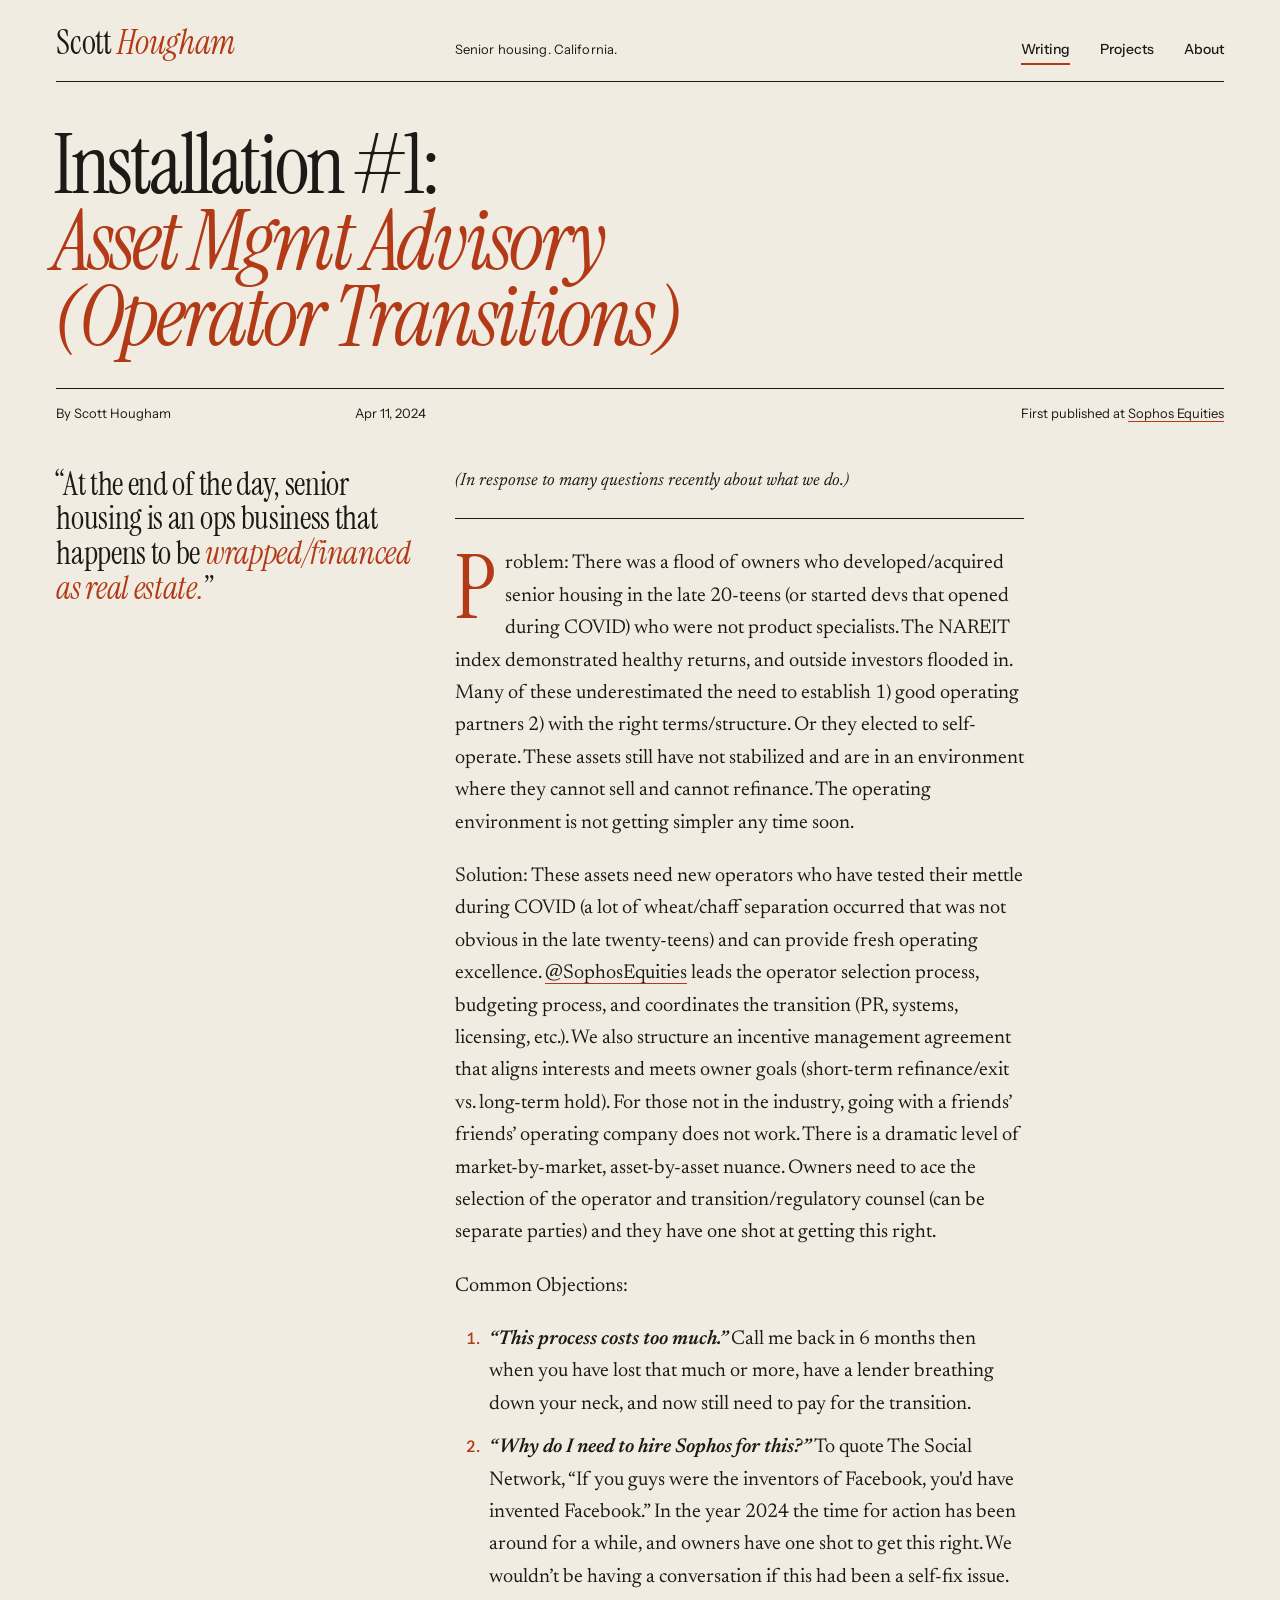
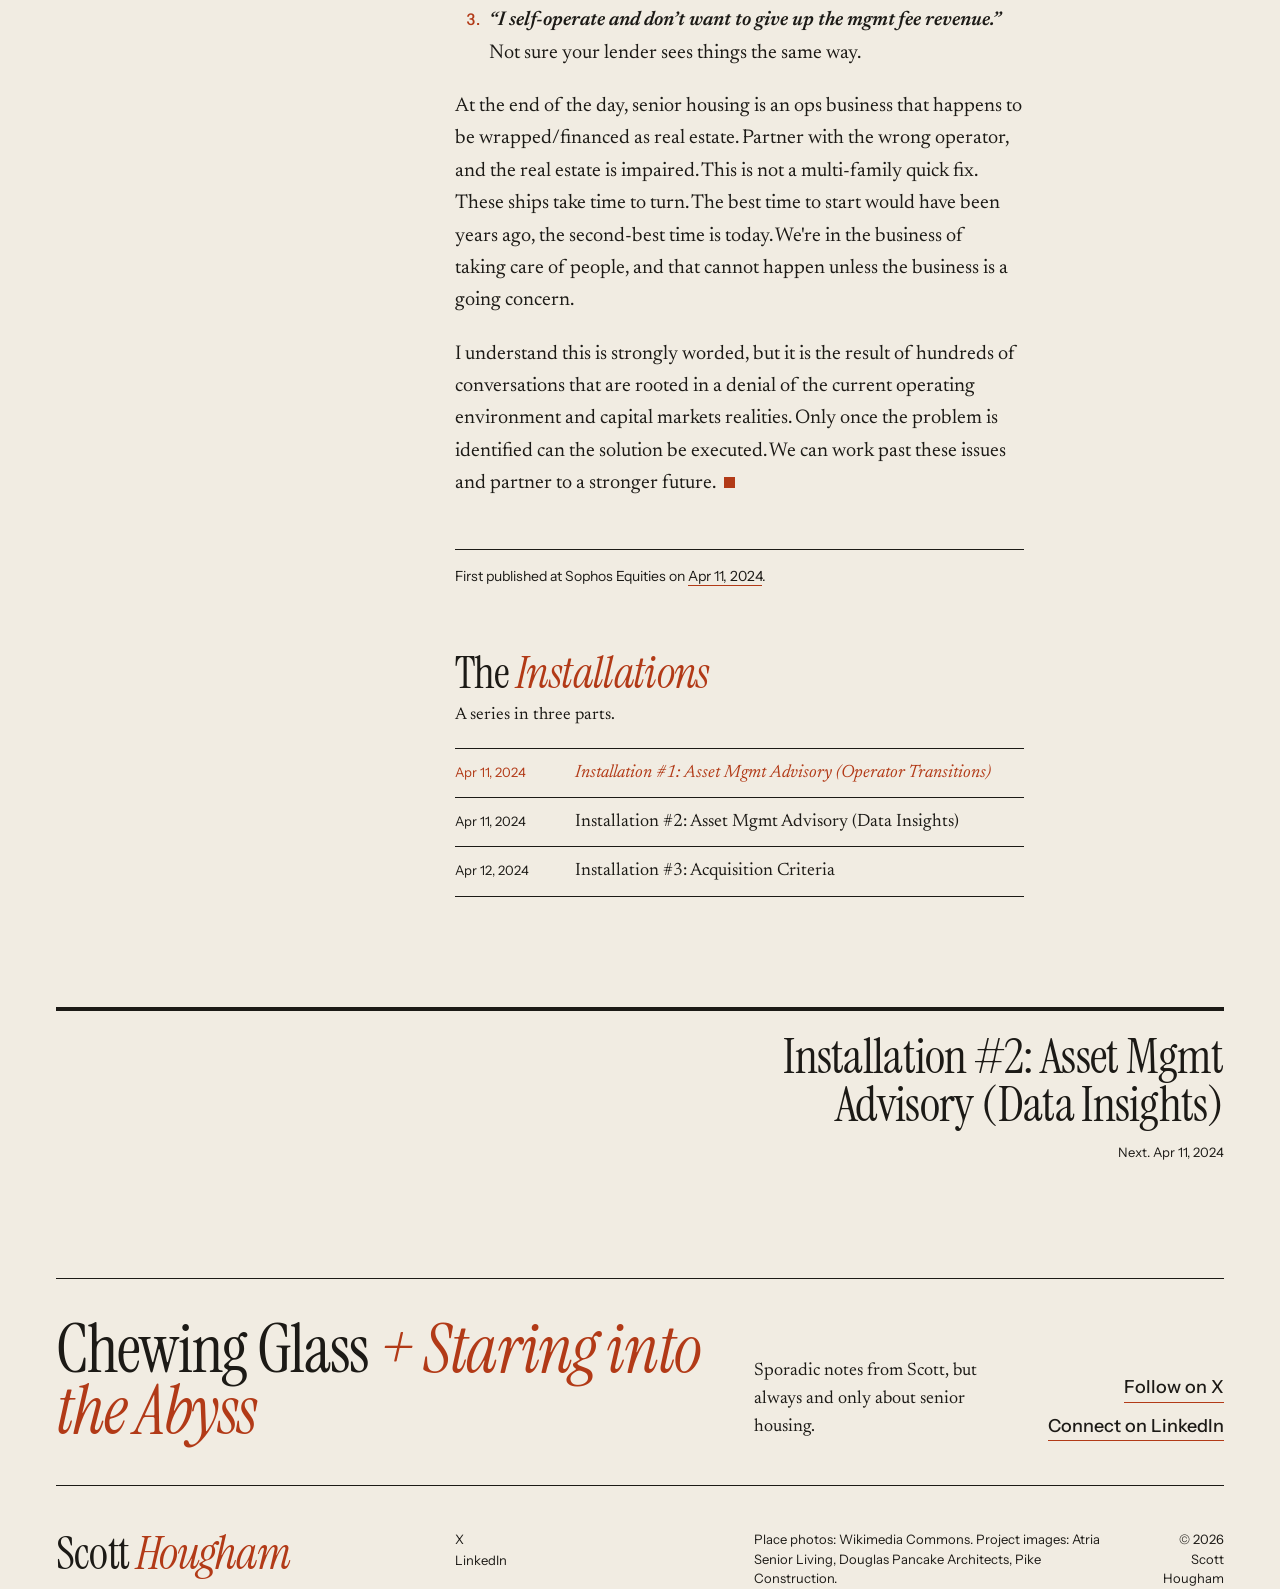
<file: writing/installation-1-asset-mgmt-advisory/index.html>
<!doctype html>
<html lang="en">
<head>
<meta charset="utf-8">
<meta name="viewport" content="width=device-width, initial-scale=1">
<title>Installation #1: Asset Mgmt Advisory (Operator Transitions). Scott Hougham</title>
<meta name="description" content="Partner with the wrong operator, and the real estate is impaired. An essay by Scott Hougham on senior housing, first published at Sophos Equities on Apr 11, 2024.">
<link rel="canonical" href="https://scotthougham.com/writing/installation-1-asset-mgmt-advisory/">
<meta property="og:type" content="article">
<meta property="og:site_name" content="Scott Hougham">
<meta property="og:title" content="Installation #1: Asset Mgmt Advisory (Operator Transitions). Scott Hougham">
<meta property="og:description" content="Partner with the wrong operator, and the real estate is impaired. An essay by Scott Hougham on senior housing, first published at Sophos Equities on Apr 11, 2024.">
<meta property="og:url" content="https://scotthougham.com/writing/installation-1-asset-mgmt-advisory/">
<meta property="og:image" content="https://scotthougham.com/assets/american-river-canyon-1.jpg">
<meta name="twitter:card" content="summary_large_image">
<meta name="theme-color" content="#F1ECE2">
<link rel="icon" href="/favicon.svg" type="image/svg+xml">
<link rel="preconnect" href="https://fonts.googleapis.com">
<link rel="preconnect" href="https://fonts.gstatic.com" crossorigin>
<link href="https://fonts.googleapis.com/css2?family=Instrument+Serif:ital@0;1&amp;family=Newsreader:ital,opsz,wght@0,6..72,300..600;1,6..72,300..600&amp;family=Instrument+Sans:wght@400;500;600&amp;display=swap" rel="stylesheet">
<link rel="stylesheet" href="/style.css">
<meta property="article:published_time" content="2024-04-11">
</head>
<body>
<a class="skip" href="#main">Skip to content</a>
<header class="wrap">
  <div class="mast">
    <a class="name" href="/">Scott <em>Hougham</em></a>
    <span class="where">Senior housing. California.</span>
    <nav aria-label="Main">
      <a href="/writing/" aria-current="true">Writing</a>
      <a href="/projects/">Projects</a>
      <a href="/about/">About</a>
    </nav>
  </div>
</header>
<main id="main">
<article class="wrap article">
  <div class="grid">
    <h1 class="long">Installation #1:<span class="l2">Asset Mgmt Advisory (Operator Transitions)</span></h1>
    <div class="byline">
      <span>By Scott Hougham</span>
      <span><time datetime="2024-04-11">Apr 11, 2024</time></span>
      <span>First published at <a href="https://sophoseq.com/sophos-blog/installation-1-asset-mgmt-advisory">Sophos Equities</a></span>
    </div>
    <aside class="aside"><p class="dek">&ldquo;At the end of the day, senior housing is an ops business that happens to be <em>wrapped/financed as real estate.</em>&rdquo;</p></aside>
    <div class="prose">
<p class="note"><i>(In response to many questions recently about what we do.)</i></p>
<p class="cap">Problem: There was a flood of owners who developed/acquired senior housing in the late 20-teens (or started devs that opened during COVID) who were not product specialists. The NAREIT index demonstrated healthy returns, and outside investors flooded in. Many of these underestimated the need to establish 1) good operating partners 2) with the right terms/structure. Or they elected to self-operate. These assets still have not stabilized and are in an environment where they cannot sell and cannot refinance. The operating environment is not getting simpler any time soon.</p>
<p>Solution: These assets need new operators who have tested their mettle during COVID (a lot of wheat/chaff separation occurred that was not obvious in the late twenty-teens) and can provide fresh operating excellence. <a href="https://x.com/SophosEquities">@SophosEquities</a> leads the operator selection process, budgeting process, and coordinates the transition (PR, systems, licensing, etc.). We also structure an incentive management agreement that aligns interests and meets owner goals (short-term refinance/exit vs. long-term hold). For those not in the industry, going with a friends’ friends’ operating company does not work. There is a dramatic level of market-by-market, asset-by-asset nuance. Owners need to ace the selection of the operator and transition/regulatory counsel (can be separate parties) and they have one shot at getting this right.</p>
<p>Common Objections:</p>
<ol>
<li><strong><em>“This process costs too much.” </em></strong>Call me back in 6 months then when you have lost that much or more, have a lender breathing down your neck, and now still need to pay for the transition.</li>
<li><em><strong>“Why do I need to hire Sophos for this?” </strong></em>To quote The Social Network, “If you guys were the inventors of Facebook, you'd have invented Facebook.” In the year 2024 the time for action has been around for a while, and owners have one shot to get this right. We wouldn’t be having a conversation if this had been a self-fix issue.</li>
<li><em><strong>“I self-operate and don’t want to give up the mgmt fee revenue.”</strong></em> Not sure your lender sees things the same way.</li>
</ol>
<p>At the end of the day, senior housing is an ops business that happens to be wrapped/financed as real estate. Partner with the wrong operator, and the real estate is impaired. This is not a multi-family quick fix. These ships take time to turn. The best time to start would have been years ago, the second-best time is today. We're in the business of taking care of people, and that cannot happen unless the business is a going concern.</p>
<p>I understand this is strongly worded, but it is the result of hundreds of conversations that are rooted in a denial of the current operating environment and capital markets realities. Only once the problem is identified can the solution be executed. We can work past these issues and partner to a stronger future.</p>
    </div>
    <p class="colophon">First published at Sophos Equities on <a href="https://sophoseq.com/sophos-blog/installation-1-asset-mgmt-advisory">Apr 11, 2024</a>.</p>
    <nav class="series" aria-label="The Installations">
      <h2>The <em>Installations</em></h2>
      <p>A series in three parts.</p>
      <ol>
      <li><span class="here" aria-current="page"><small>Apr 11, 2024</small><span><b>Installation #1: Asset Mgmt Advisory (Operator Transitions)</b></span></span></li>
      <li><a href="/writing/installation-2-asset-mgmt-advisory-data-insights/"><small>Apr 11, 2024</small><span>Installation #2: Asset Mgmt Advisory (Data Insights)</span></a></li>
      <li><a href="/writing/installation-3-acquisition-criteria/"><small>Apr 12, 2024</small><span>Installation #3: Acquisition Criteria</span></a></li>
      </ol>
    </nav>
  </div>
</article>
<nav class="wrap" aria-label="More writing">
  <div class="grid pn"><a class="next" href="/writing/installation-2-asset-mgmt-advisory-data-insights/"><span class="t">Installation #2: Asset Mgmt Advisory (Data Insights)</span><span class="meta">Next. Apr 11, 2024</span></a></div>
</nav>
<section class="wrap" aria-label="Newsletter">
  <div class="grid letter">
    <h2>Chewing Glass <em>+ Staring into the Abyss</em></h2>
    <p>Sporadic notes from Scott, but always and only about senior housing.</p>
    <p class="go"><a href="https://x.com/ScottHougham">Follow on X</a><a href="https://www.linkedin.com/in/scotthougham/">Connect on LinkedIn</a></p>
  </div>
</section>
</main>
<footer class="wrap">
  <div class="grid">
    <p class="sign"><a href="/">Scott <em>Hougham</em></a></p>
    <p class="links">
      <a href="https://x.com/ScottHougham">X</a>
      <a href="https://www.linkedin.com/in/scotthougham/">LinkedIn</a>
    </p>
    <p class="credit">Place photos: Wikimedia Commons. Project images: Atria Senior Living, Douglas Pancake Architects, Pike Construction.</p>
    <p class="copy">&copy; 2026 Scott Hougham</p>
  </div>
</footer>
</body>
</html>
</file>
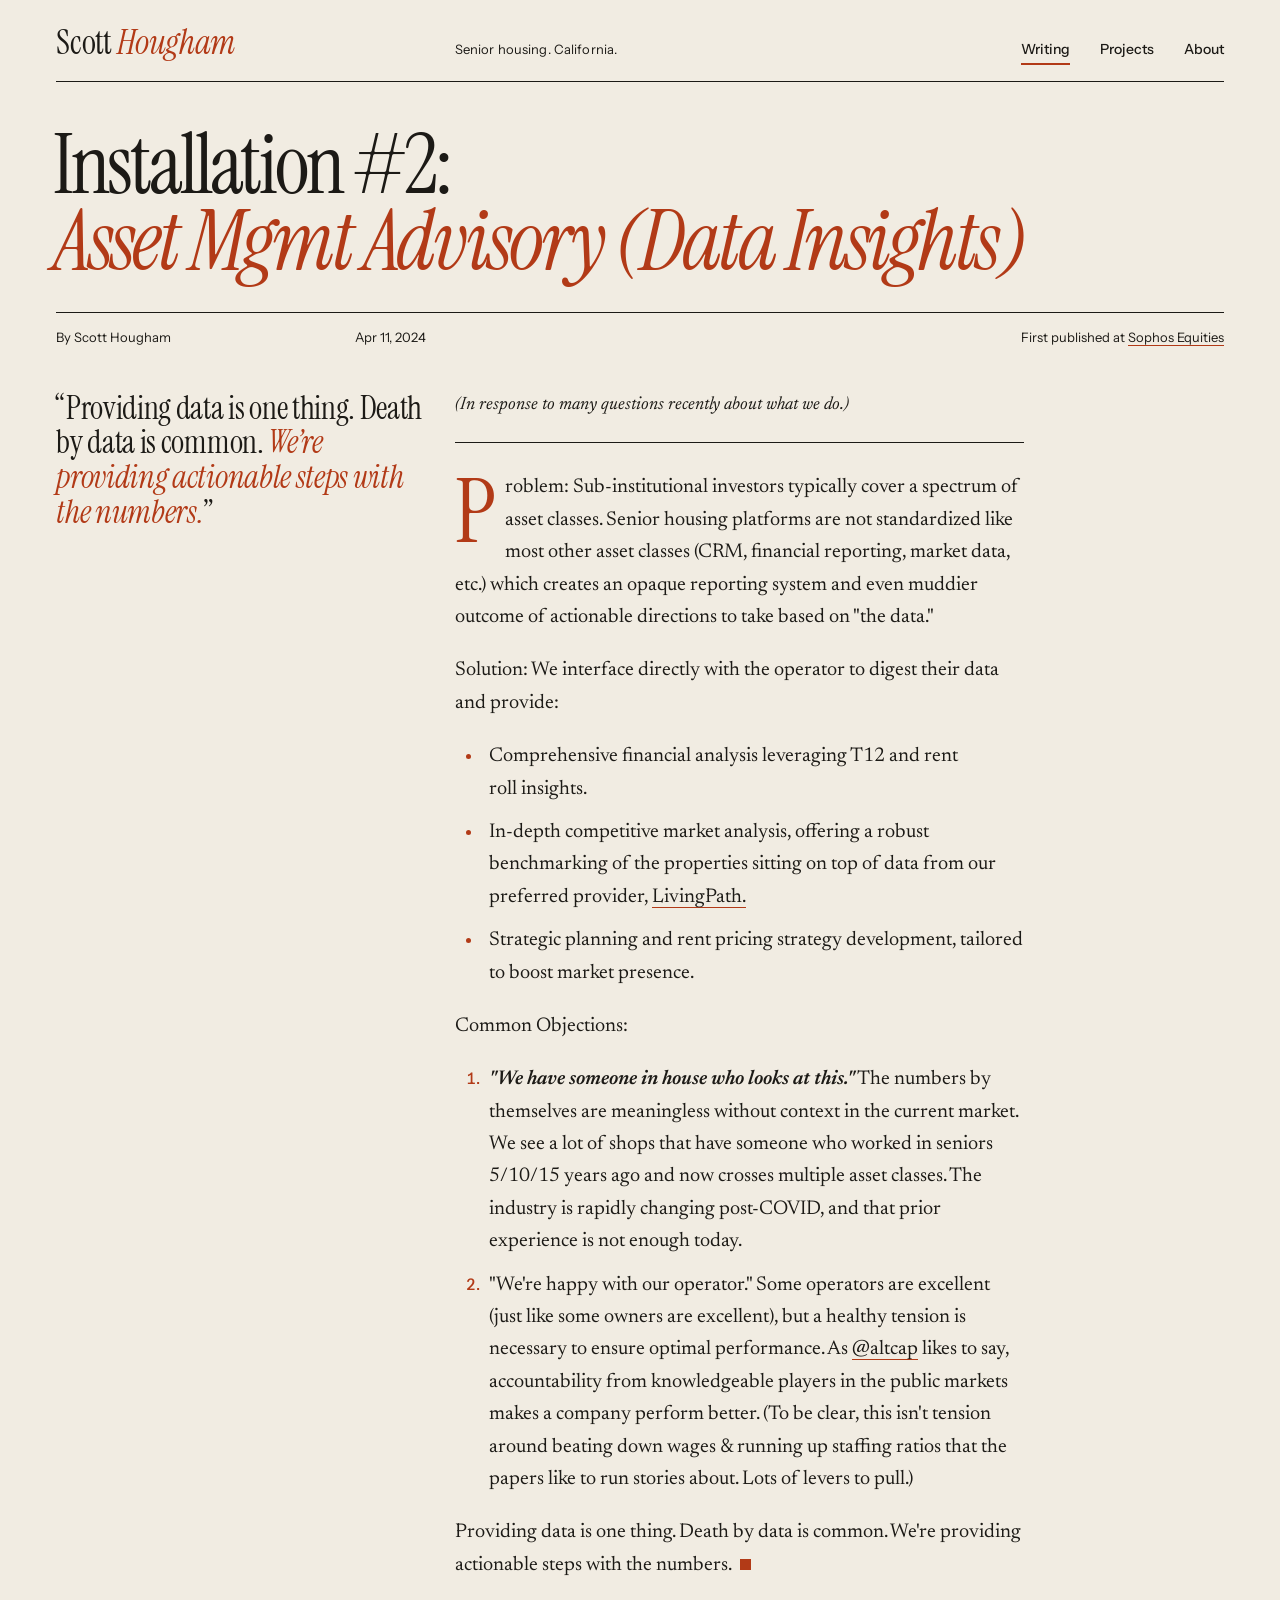
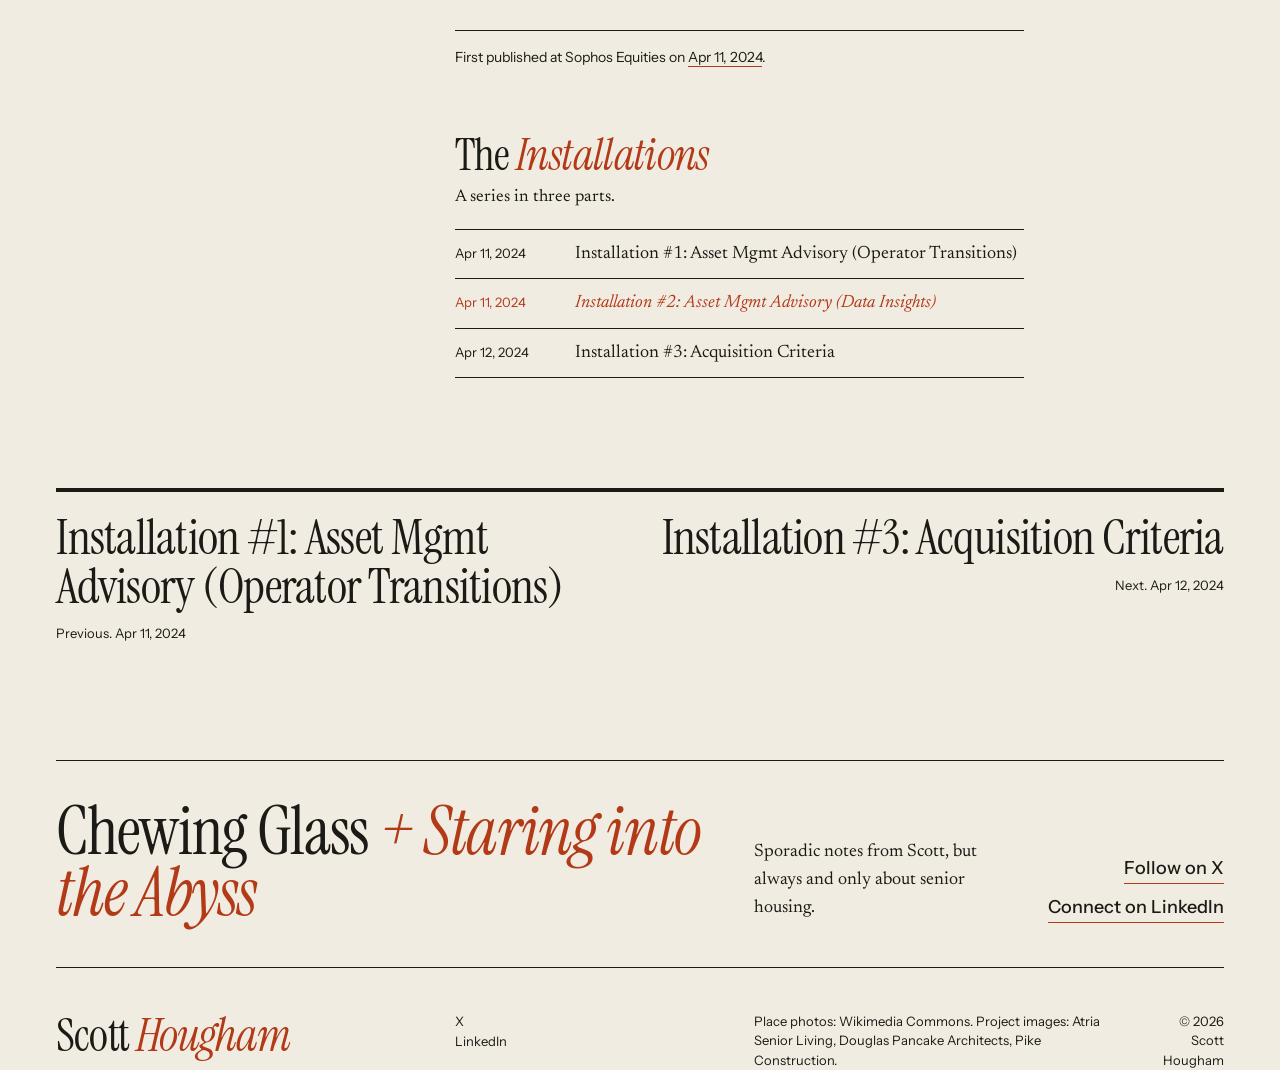
<file: writing/installation-2-asset-mgmt-advisory-data-insights/index.html>
<!doctype html>
<html lang="en">
<head>
<meta charset="utf-8">
<meta name="viewport" content="width=device-width, initial-scale=1">
<title>Installation #2: Asset Mgmt Advisory (Data Insights). Scott Hougham</title>
<meta name="description" content="Death by data is common. An essay by Scott Hougham on senior housing, first published at Sophos Equities on Apr 11, 2024.">
<link rel="canonical" href="https://scotthougham.com/writing/installation-2-asset-mgmt-advisory-data-insights/">
<meta property="og:type" content="article">
<meta property="og:site_name" content="Scott Hougham">
<meta property="og:title" content="Installation #2: Asset Mgmt Advisory (Data Insights). Scott Hougham">
<meta property="og:description" content="Death by data is common. An essay by Scott Hougham on senior housing, first published at Sophos Equities on Apr 11, 2024.">
<meta property="og:url" content="https://scotthougham.com/writing/installation-2-asset-mgmt-advisory-data-insights/">
<meta property="og:image" content="https://scotthougham.com/assets/american-river-canyon-1.jpg">
<meta name="twitter:card" content="summary_large_image">
<meta name="theme-color" content="#F1ECE2">
<link rel="icon" href="/favicon.svg" type="image/svg+xml">
<link rel="preconnect" href="https://fonts.googleapis.com">
<link rel="preconnect" href="https://fonts.gstatic.com" crossorigin>
<link href="https://fonts.googleapis.com/css2?family=Instrument+Serif:ital@0;1&amp;family=Newsreader:ital,opsz,wght@0,6..72,300..600;1,6..72,300..600&amp;family=Instrument+Sans:wght@400;500;600&amp;display=swap" rel="stylesheet">
<link rel="stylesheet" href="/style.css">
<meta property="article:published_time" content="2024-04-11">
</head>
<body>
<a class="skip" href="#main">Skip to content</a>
<header class="wrap">
  <div class="mast">
    <a class="name" href="/">Scott <em>Hougham</em></a>
    <span class="where">Senior housing. California.</span>
    <nav aria-label="Main">
      <a href="/writing/" aria-current="true">Writing</a>
      <a href="/projects/">Projects</a>
      <a href="/about/">About</a>
    </nav>
  </div>
</header>
<main id="main">
<article class="wrap article">
  <div class="grid">
    <h1 class="long">Installation #2:<span class="l2">Asset Mgmt Advisory (Data Insights)</span></h1>
    <div class="byline">
      <span>By Scott Hougham</span>
      <span><time datetime="2024-04-11">Apr 11, 2024</time></span>
      <span>First published at <a href="https://sophoseq.com/sophos-blog/installation-2-asset-mgmt-advisory-data-insights">Sophos Equities</a></span>
    </div>
    <aside class="aside"><p class="dek">&ldquo;Providing data is one thing. Death by data is common. <em>We&rsquo;re providing actionable steps with the numbers.</em>&rdquo;</p></aside>
    <div class="prose">
<p class="note"><em>(In response to many questions recently about what we do.)</em></p>
<p class="cap">Problem: Sub-institutional investors typically cover a spectrum of asset classes. Senior housing platforms are not standardized like most other asset classes (CRM, financial reporting, market data, etc.) which creates an opaque reporting system and even muddier outcome of actionable directions to take based on "the data."</p>
<p>Solution: We interface directly with the operator to digest their data and provide:</p>
<ul>
<li>Comprehensive financial analysis leveraging T12 and rent roll insights.</li>
<li>In-depth competitive market analysis, offering a robust benchmarking of the properties sitting on top of data from our preferred provider, <a href="https://www.livingpath.com/">LivingPath.</a></li>
<li>Strategic planning and rent pricing strategy development, tailored to boost market presence.</li>
</ul>
<p>Common Objections:</p>
<ol>
<li><strong><em>"We have someone in house who looks at this." </em></strong>The numbers by themselves are meaningless without context in the current market. We see a lot of shops that have someone who worked in seniors 5/10/15 years ago and now crosses multiple asset classes. The industry is rapidly changing post-COVID, and that prior experience is not enough today.</li>
<li>"We're happy with our operator." Some operators are excellent (just like some owners are excellent), but a healthy tension is necessary to ensure optimal performance. As <a href="https://x.com/altcap">@altcap</a> likes to say, accountability from knowledgeable players in the public markets makes a company perform better. (To be clear, this isn't tension around beating down wages &amp; running up staffing ratios that the papers like to run stories about. Lots of levers to pull.)</li>
</ol>
<p>Providing data is one thing. Death by data is common. We're providing actionable steps with the numbers.</p>
    </div>
    <p class="colophon">First published at Sophos Equities on <a href="https://sophoseq.com/sophos-blog/installation-2-asset-mgmt-advisory-data-insights">Apr 11, 2024</a>.</p>
    <nav class="series" aria-label="The Installations">
      <h2>The <em>Installations</em></h2>
      <p>A series in three parts.</p>
      <ol>
      <li><a href="/writing/installation-1-asset-mgmt-advisory/"><small>Apr 11, 2024</small><span>Installation #1: Asset Mgmt Advisory (Operator Transitions)</span></a></li>
      <li><span class="here" aria-current="page"><small>Apr 11, 2024</small><span><b>Installation #2: Asset Mgmt Advisory (Data Insights)</b></span></span></li>
      <li><a href="/writing/installation-3-acquisition-criteria/"><small>Apr 12, 2024</small><span>Installation #3: Acquisition Criteria</span></a></li>
      </ol>
    </nav>
  </div>
</article>
<nav class="wrap" aria-label="More writing">
  <div class="grid pn"><a class="prev" href="/writing/installation-1-asset-mgmt-advisory/"><span class="t">Installation #1: Asset Mgmt Advisory (Operator Transitions)</span><span class="meta">Previous. Apr 11, 2024</span></a><a class="next" href="/writing/installation-3-acquisition-criteria/"><span class="t">Installation #3: Acquisition Criteria</span><span class="meta">Next. Apr 12, 2024</span></a></div>
</nav>
<section class="wrap" aria-label="Newsletter">
  <div class="grid letter">
    <h2>Chewing Glass <em>+ Staring into the Abyss</em></h2>
    <p>Sporadic notes from Scott, but always and only about senior housing.</p>
    <p class="go"><a href="https://x.com/ScottHougham">Follow on X</a><a href="https://www.linkedin.com/in/scotthougham/">Connect on LinkedIn</a></p>
  </div>
</section>
</main>
<footer class="wrap">
  <div class="grid">
    <p class="sign"><a href="/">Scott <em>Hougham</em></a></p>
    <p class="links">
      <a href="https://x.com/ScottHougham">X</a>
      <a href="https://www.linkedin.com/in/scotthougham/">LinkedIn</a>
    </p>
    <p class="credit">Place photos: Wikimedia Commons. Project images: Atria Senior Living, Douglas Pancake Architects, Pike Construction.</p>
    <p class="copy">&copy; 2026 Scott Hougham</p>
  </div>
</footer>
</body>
</html>
</file>
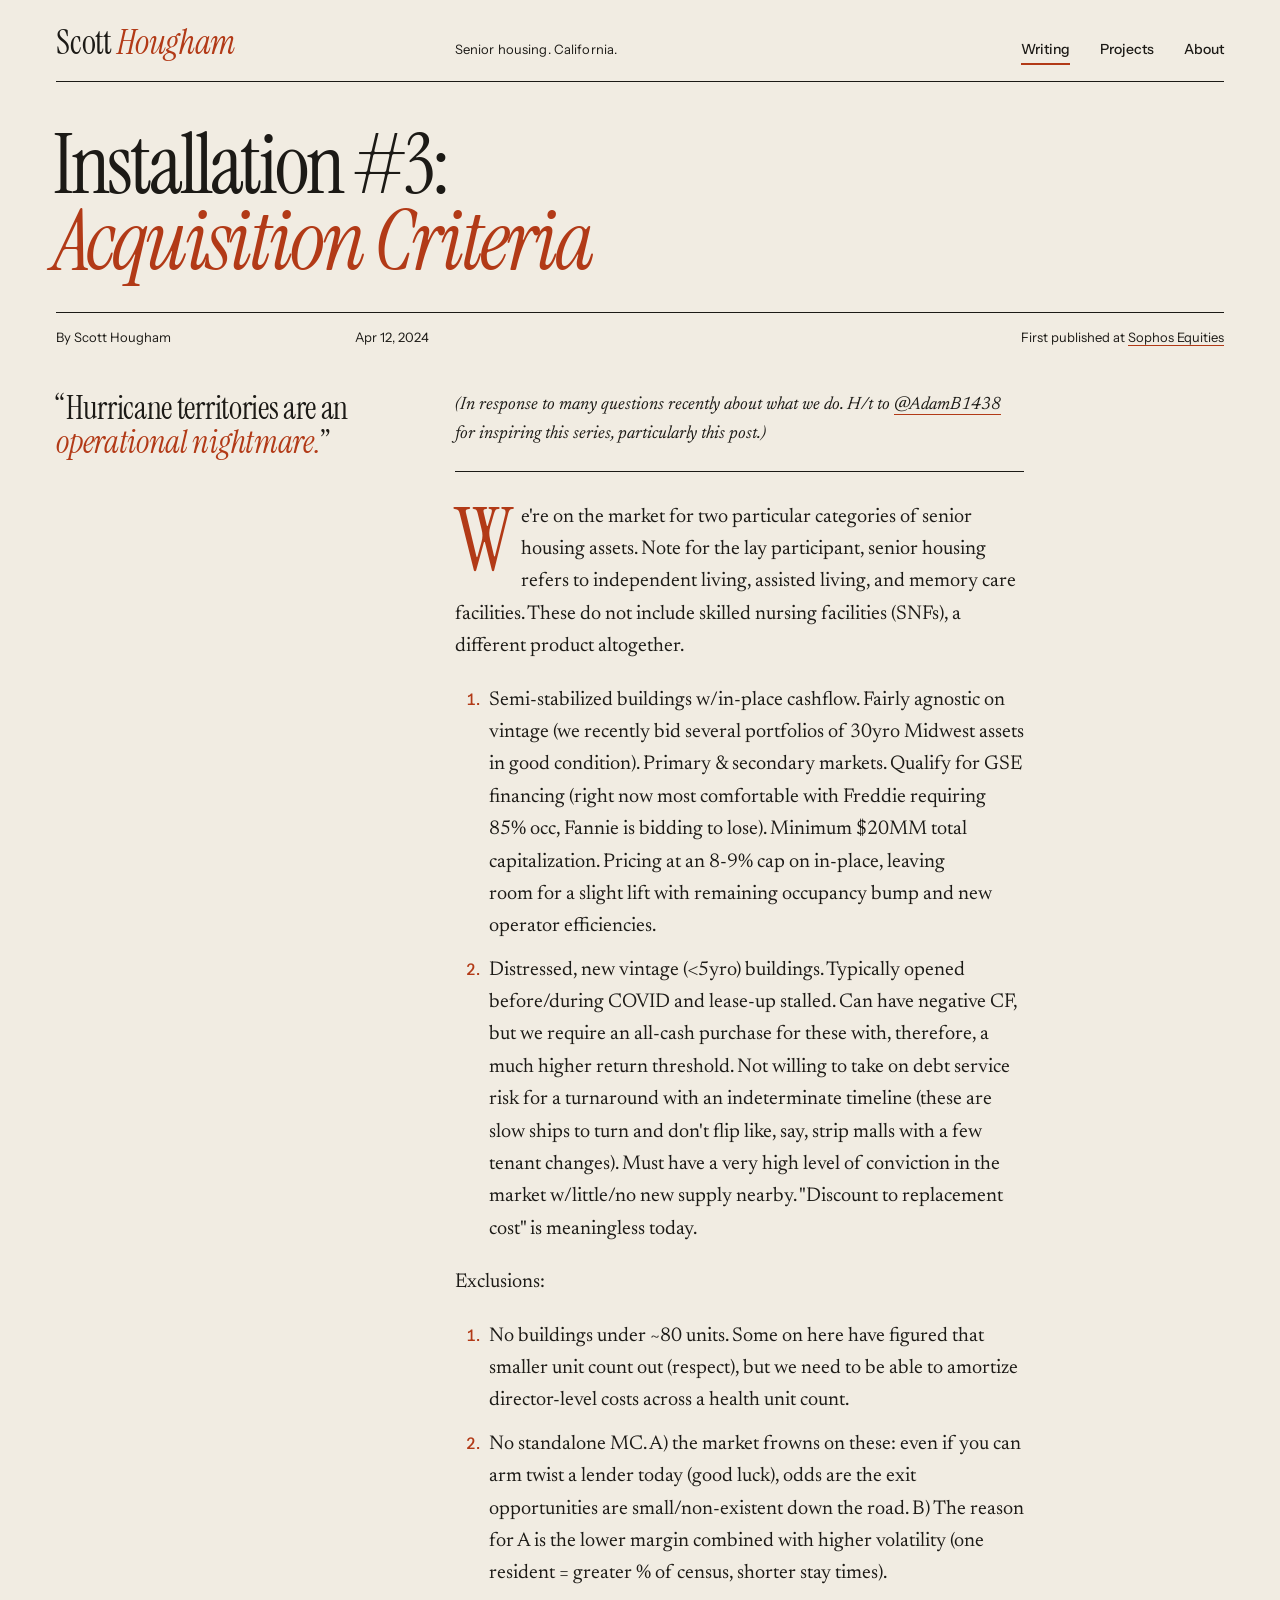
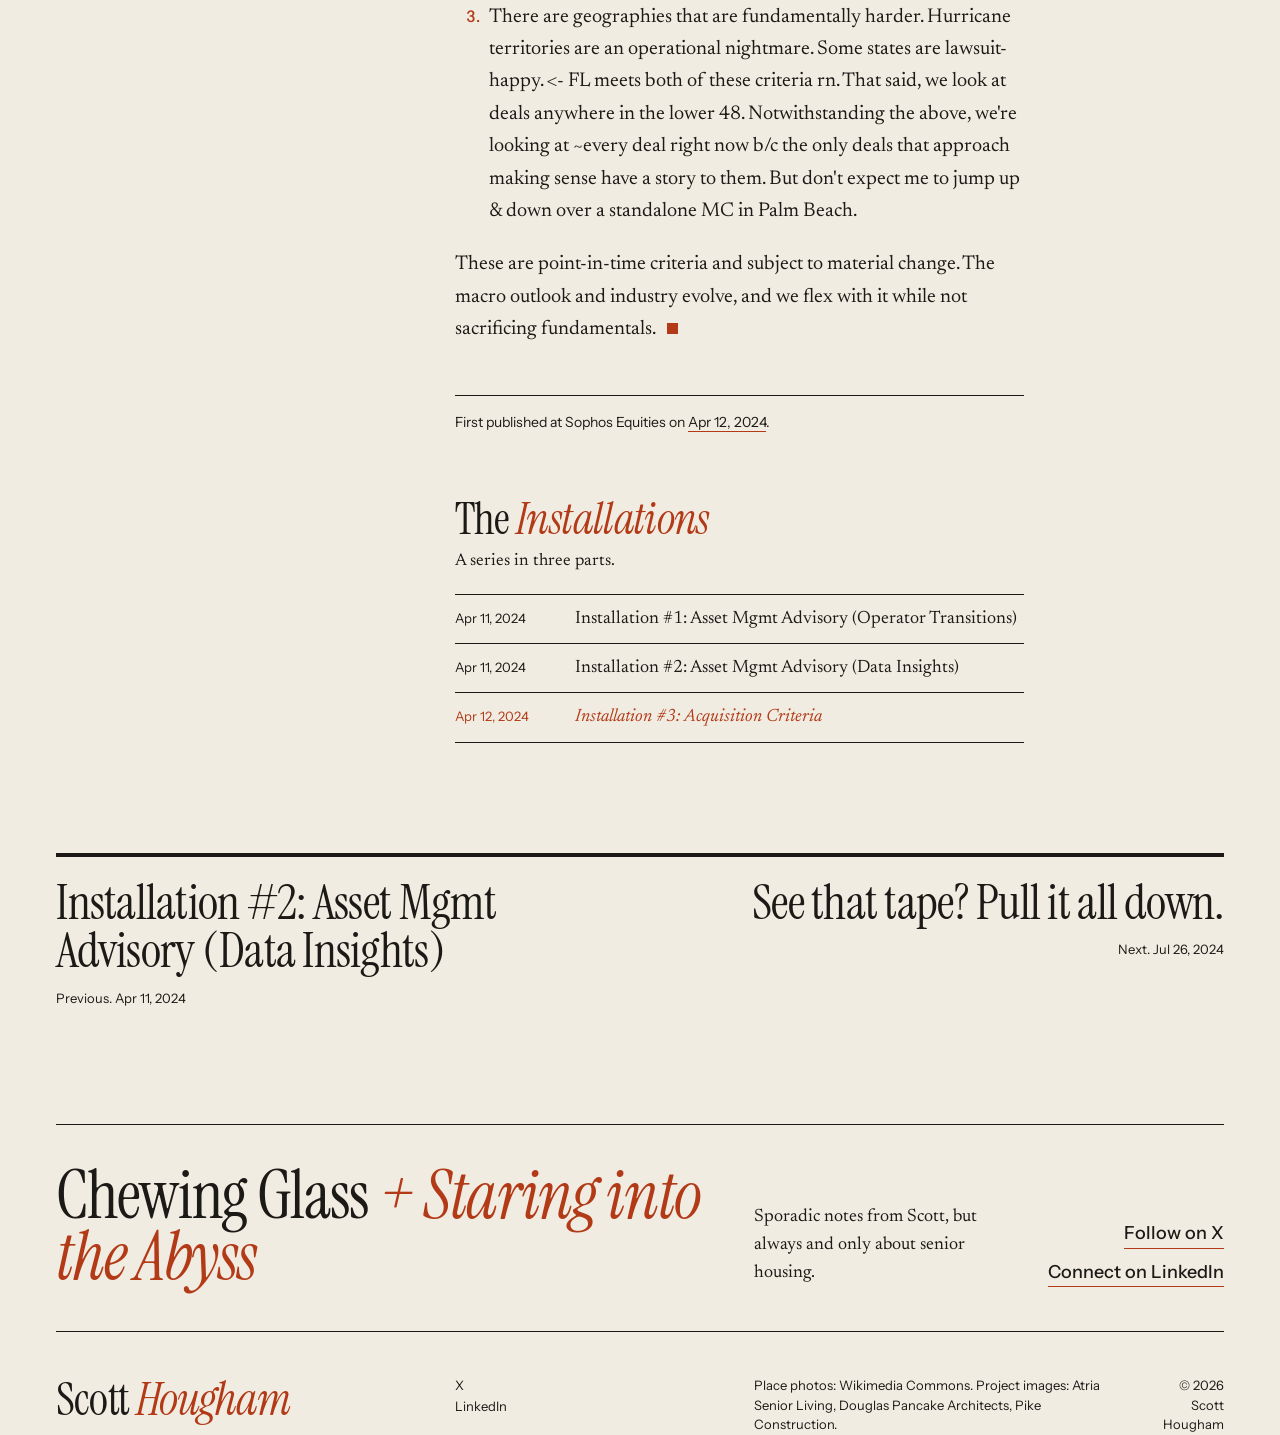
<file: writing/installation-3-acquisition-criteria/index.html>
<!doctype html>
<html lang="en">
<head>
<meta charset="utf-8">
<meta name="viewport" content="width=device-width, initial-scale=1">
<title>Installation #3: Acquisition Criteria. Scott Hougham</title>
<meta name="description" content="We’re on the market for two particular categories of senior housing assets. An essay by Scott Hougham on senior housing, first published at Sophos Equities on Apr 12, 2024.">
<link rel="canonical" href="https://scotthougham.com/writing/installation-3-acquisition-criteria/">
<meta property="og:type" content="article">
<meta property="og:site_name" content="Scott Hougham">
<meta property="og:title" content="Installation #3: Acquisition Criteria. Scott Hougham">
<meta property="og:description" content="We’re on the market for two particular categories of senior housing assets. An essay by Scott Hougham on senior housing, first published at Sophos Equities on Apr 12, 2024.">
<meta property="og:url" content="https://scotthougham.com/writing/installation-3-acquisition-criteria/">
<meta property="og:image" content="https://scotthougham.com/assets/american-river-canyon-1.jpg">
<meta name="twitter:card" content="summary_large_image">
<meta name="theme-color" content="#F1ECE2">
<link rel="icon" href="/favicon.svg" type="image/svg+xml">
<link rel="preconnect" href="https://fonts.googleapis.com">
<link rel="preconnect" href="https://fonts.gstatic.com" crossorigin>
<link href="https://fonts.googleapis.com/css2?family=Instrument+Serif:ital@0;1&amp;family=Newsreader:ital,opsz,wght@0,6..72,300..600;1,6..72,300..600&amp;family=Instrument+Sans:wght@400;500;600&amp;display=swap" rel="stylesheet">
<link rel="stylesheet" href="/style.css">
<meta property="article:published_time" content="2024-04-12">
</head>
<body>
<a class="skip" href="#main">Skip to content</a>
<header class="wrap">
  <div class="mast">
    <a class="name" href="/">Scott <em>Hougham</em></a>
    <span class="where">Senior housing. California.</span>
    <nav aria-label="Main">
      <a href="/writing/" aria-current="true">Writing</a>
      <a href="/projects/">Projects</a>
      <a href="/about/">About</a>
    </nav>
  </div>
</header>
<main id="main">
<article class="wrap article">
  <div class="grid">
    <h1 class="long">Installation #3:<span class="l2">Acquisition Criteria</span></h1>
    <div class="byline">
      <span>By Scott Hougham</span>
      <span><time datetime="2024-04-12">Apr 12, 2024</time></span>
      <span>First published at <a href="https://sophoseq.com/sophos-blog/installation-3-acquisition-criteria">Sophos Equities</a></span>
    </div>
    <aside class="aside"><p class="dek">&ldquo;Hurricane territories are an <em>operational nightmare.</em>&rdquo;</p></aside>
    <div class="prose">
<p class="note">(In response to many questions recently about what we do. H/t to <a href="https://x.com/AdamB1438">@AdamB1438</a> for inspiring this series, particularly this post.)</p>
<p class="cap">We're on the market for two particular categories of senior housing assets. Note for the lay participant, senior housing refers to independent living, assisted living, and memory care facilities. These do not include skilled nursing facilities (SNFs), a different product altogether.</p>
<ol>
<li>Semi-stabilized buildings w/in-place cashflow. Fairly agnostic on vintage (we recently bid several portfolios of 30yro Midwest assets in good condition). Primary &amp; secondary markets. Qualify for GSE financing (right now most comfortable with Freddie requiring 85% occ, Fannie is bidding to lose). Minimum $20MM total capitalization. Pricing at an 8-9% cap on in-place, leaving room for a slight lift with remaining occupancy bump and new operator efficiencies. </li>
<li>Distressed, new vintage (&lt;5yro) buildings. Typically opened before/during COVID and lease-up stalled. Can have negative CF, but we require an all-cash purchase for these with, therefore, a much higher return threshold. Not willing to take on debt service risk for a turnaround with an indeterminate timeline (these are slow ships to turn and don't flip like, say, strip malls with a few tenant changes). Must have a very high level of conviction in the market w/little/no new supply nearby. "Discount to replacement cost" is meaningless today. </li>
</ol>
<p>Exclusions: </p>
<ol>
<li>No buildings under ~80 units. Some on here have figured that smaller unit count out (respect), but we need to be able to amortize director-level costs across a health unit count.</li>
<li>No standalone MC. A) the market frowns on these: even if you can arm twist a lender today (good luck), odds are the exit opportunities are small/non-existent down the road. B) The reason for A is the lower margin combined with higher volatility (one resident = greater % of census, shorter stay times).</li>
<li>There are geographies that are fundamentally harder. Hurricane territories are an operational nightmare. Some states are lawsuit-happy. &lt;- FL meets both of these criteria rn. That said, we look at deals anywhere in the lower 48. Notwithstanding the above, we're looking at ~every deal right now b/c the only deals that approach making sense have a story to them. But don't expect me to jump up &amp; down over a standalone MC in Palm Beach. </li>
</ol>
<p>These are point-in-time criteria and subject to material change. The macro outlook and industry evolve, and we flex with it while not sacrificing fundamentals. </p>
    </div>
    <p class="colophon">First published at Sophos Equities on <a href="https://sophoseq.com/sophos-blog/installation-3-acquisition-criteria">Apr 12, 2024</a>.</p>
    <nav class="series" aria-label="The Installations">
      <h2>The <em>Installations</em></h2>
      <p>A series in three parts.</p>
      <ol>
      <li><a href="/writing/installation-1-asset-mgmt-advisory/"><small>Apr 11, 2024</small><span>Installation #1: Asset Mgmt Advisory (Operator Transitions)</span></a></li>
      <li><a href="/writing/installation-2-asset-mgmt-advisory-data-insights/"><small>Apr 11, 2024</small><span>Installation #2: Asset Mgmt Advisory (Data Insights)</span></a></li>
      <li><span class="here" aria-current="page"><small>Apr 12, 2024</small><span><b>Installation #3: Acquisition Criteria</b></span></span></li>
      </ol>
    </nav>
  </div>
</article>
<nav class="wrap" aria-label="More writing">
  <div class="grid pn"><a class="prev" href="/writing/installation-2-asset-mgmt-advisory-data-insights/"><span class="t">Installation #2: Asset Mgmt Advisory (Data Insights)</span><span class="meta">Previous. Apr 11, 2024</span></a><a class="next" href="/writing/see-that-tape-pull-it-all-down/"><span class="t">See that tape? Pull it all down.</span><span class="meta">Next. Jul 26, 2024</span></a></div>
</nav>
<section class="wrap" aria-label="Newsletter">
  <div class="grid letter">
    <h2>Chewing Glass <em>+ Staring into the Abyss</em></h2>
    <p>Sporadic notes from Scott, but always and only about senior housing.</p>
    <p class="go"><a href="https://x.com/ScottHougham">Follow on X</a><a href="https://www.linkedin.com/in/scotthougham/">Connect on LinkedIn</a></p>
  </div>
</section>
</main>
<footer class="wrap">
  <div class="grid">
    <p class="sign"><a href="/">Scott <em>Hougham</em></a></p>
    <p class="links">
      <a href="https://x.com/ScottHougham">X</a>
      <a href="https://www.linkedin.com/in/scotthougham/">LinkedIn</a>
    </p>
    <p class="credit">Place photos: Wikimedia Commons. Project images: Atria Senior Living, Douglas Pancake Architects, Pike Construction.</p>
    <p class="copy">&copy; 2026 Scott Hougham</p>
  </div>
</footer>
</body>
</html>
</file>
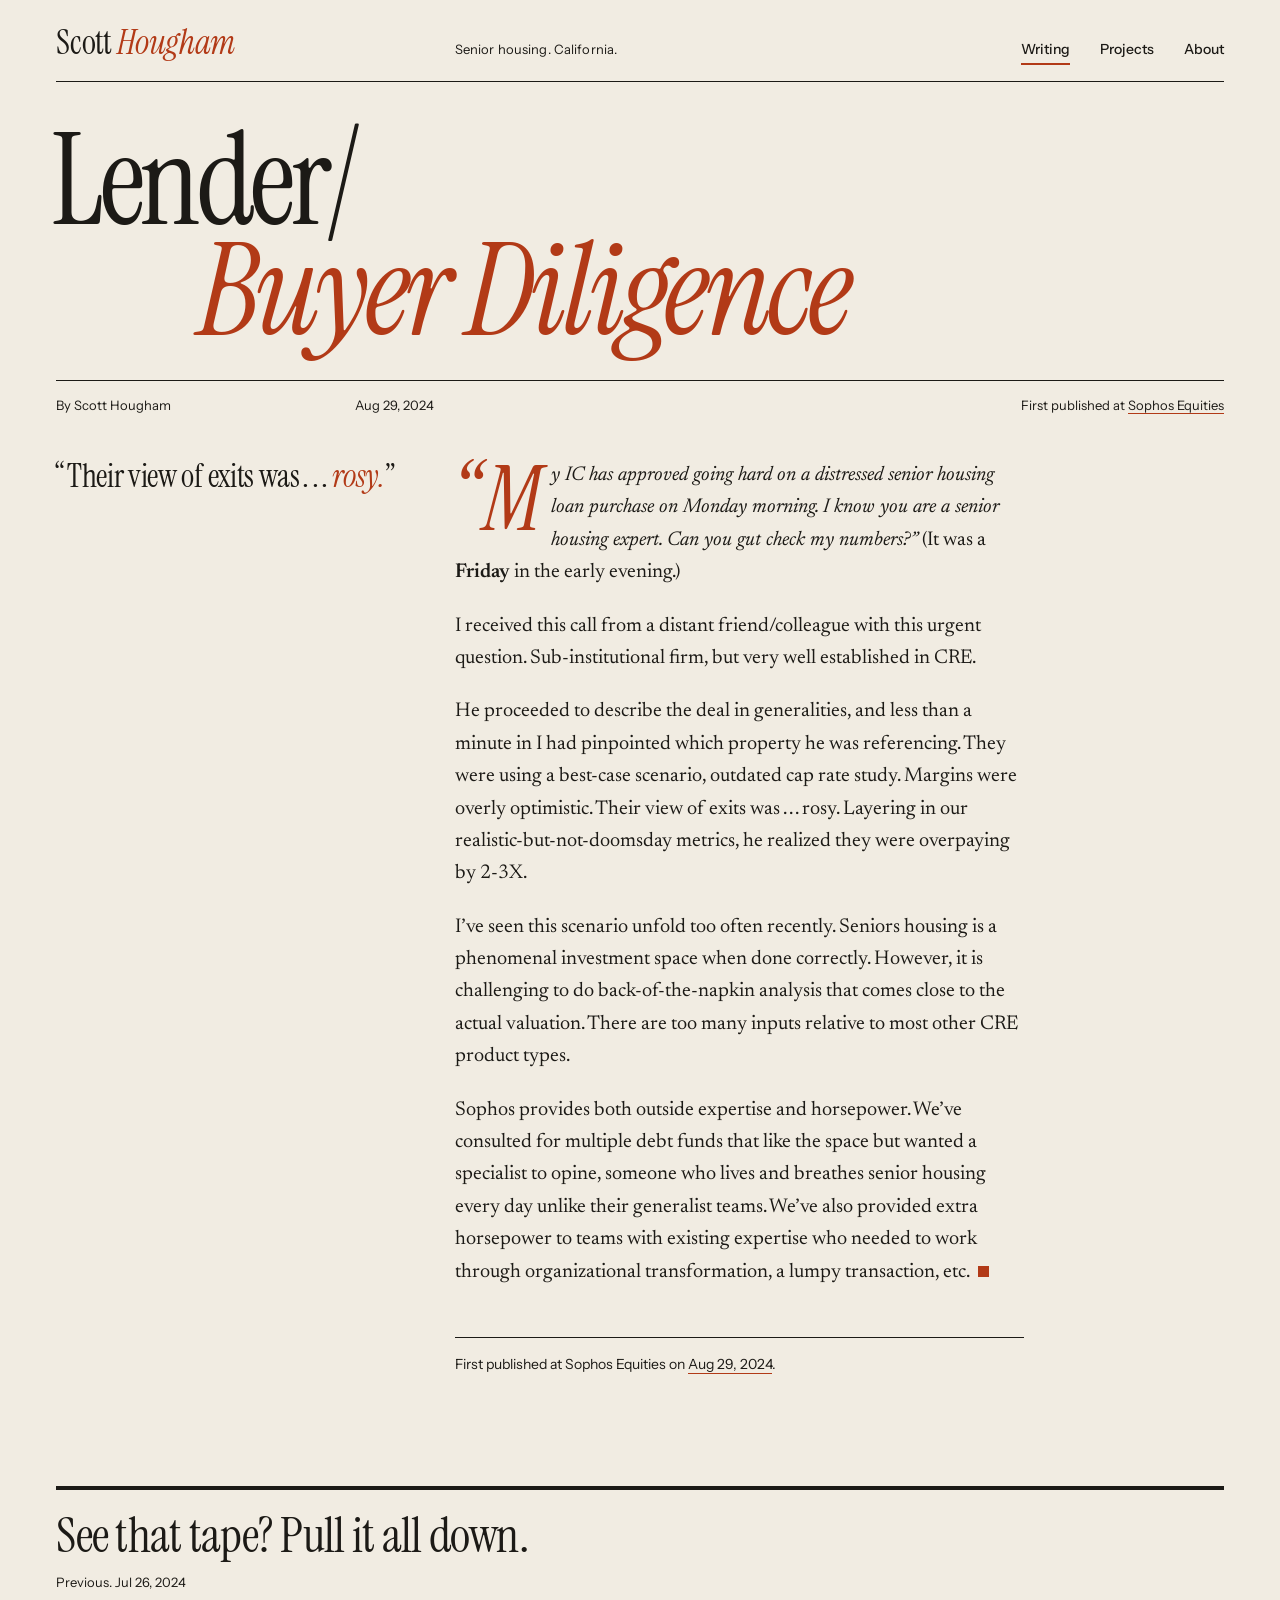
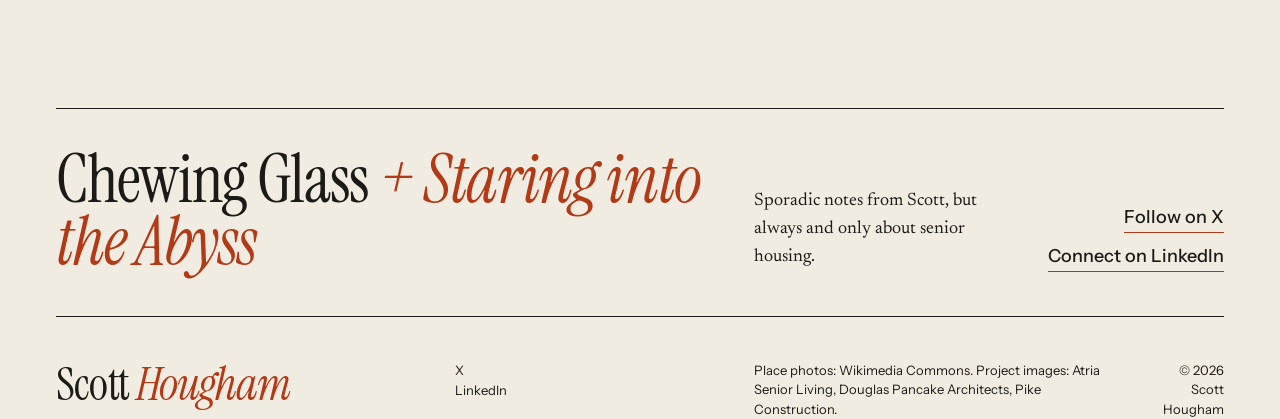
<file: writing/lender-buyer-diligence/index.html>
<!doctype html>
<html lang="en">
<head>
<meta charset="utf-8">
<meta name="viewport" content="width=device-width, initial-scale=1">
<title>Lender/Buyer Diligence. Scott Hougham</title>
<meta name="description" content="Seniors housing is a phenomenal investment space when done correctly. However, it is challenging to do back-of-the-napkin analysis that comes close to the actual valuation. An essay by Scott Hougham on senior housing, first published at Sophos Equities on Aug 29, 2024.">
<link rel="canonical" href="https://scotthougham.com/writing/lender-buyer-diligence/">
<meta property="og:type" content="article">
<meta property="og:site_name" content="Scott Hougham">
<meta property="og:title" content="Lender/Buyer Diligence. Scott Hougham">
<meta property="og:description" content="Seniors housing is a phenomenal investment space when done correctly. However, it is challenging to do back-of-the-napkin analysis that comes close to the actual valuation. An essay by Scott Hougham on senior housing, first published at Sophos Equities on Aug 29, 2024.">
<meta property="og:url" content="https://scotthougham.com/writing/lender-buyer-diligence/">
<meta property="og:image" content="https://scotthougham.com/assets/american-river-canyon-1.jpg">
<meta name="twitter:card" content="summary_large_image">
<meta name="theme-color" content="#F1ECE2">
<link rel="icon" href="/favicon.svg" type="image/svg+xml">
<link rel="preconnect" href="https://fonts.googleapis.com">
<link rel="preconnect" href="https://fonts.gstatic.com" crossorigin>
<link href="https://fonts.googleapis.com/css2?family=Instrument+Serif:ital@0;1&amp;family=Newsreader:ital,opsz,wght@0,6..72,300..600;1,6..72,300..600&amp;family=Instrument+Sans:wght@400;500;600&amp;display=swap" rel="stylesheet">
<link rel="stylesheet" href="/style.css">
<meta property="article:published_time" content="2024-08-29">
</head>
<body>
<a class="skip" href="#main">Skip to content</a>
<header class="wrap">
  <div class="mast">
    <a class="name" href="/">Scott <em>Hougham</em></a>
    <span class="where">Senior housing. California.</span>
    <nav aria-label="Main">
      <a href="/writing/" aria-current="true">Writing</a>
      <a href="/projects/">Projects</a>
      <a href="/about/">About</a>
    </nav>
  </div>
</header>
<main id="main">
<article class="wrap article">
  <div class="grid">
    <h1>Lender/<span class="l2">Buyer Diligence</span></h1>
    <div class="byline">
      <span>By Scott Hougham</span>
      <span><time datetime="2024-08-29">Aug 29, 2024</time></span>
      <span>First published at <a href="https://sophoseq.com/sophos-blog/lender/buyer-diligence">Sophos Equities</a></span>
    </div>
    <aside class="aside"><p class="dek">&ldquo;Their view of exits was . . . <em>rosy.</em>&rdquo;</p></aside>
    <div class="prose">
<p class="cap"><em>“My IC has approved going hard on a distressed senior housing loan purchase on Monday morning. I know you are a senior housing expert. Can you gut check my numbers?” </em>(It was a <strong>Friday</strong> in the early evening.)</p>
<p>I received this call from a distant friend/colleague with this urgent question. Sub-institutional firm, but very well established in CRE.</p>
<p>He proceeded to describe the deal in generalities, and less than a minute in I had pinpointed which property he was referencing. They were using a best-case scenario, outdated cap rate study. Margins were overly optimistic. Their view of exits was . . . rosy. Layering in our realistic-but-not-doomsday metrics, he realized they were overpaying by 2-3X.</p>
<p>I’ve seen this scenario unfold too often recently. Seniors housing is a phenomenal investment space when done correctly. However, it is challenging to do back-of-the-napkin analysis that comes close to the actual valuation. There are too many inputs relative to most other CRE product types.</p>
<p>Sophos provides both outside expertise and horsepower. We’ve consulted for multiple debt funds that like the space but wanted a specialist to opine, someone who lives and breathes senior housing every day unlike their generalist teams. We’ve also provided extra horsepower to teams with existing expertise who needed to work through organizational transformation, a lumpy transaction, etc.</p>
    </div>
    <p class="colophon">First published at Sophos Equities on <a href="https://sophoseq.com/sophos-blog/lender/buyer-diligence">Aug 29, 2024</a>.</p>
  </div>
</article>
<nav class="wrap" aria-label="More writing">
  <div class="grid pn"><a class="prev" href="/writing/see-that-tape-pull-it-all-down/"><span class="t">See that tape? Pull it all down.</span><span class="meta">Previous. Jul 26, 2024</span></a></div>
</nav>
<section class="wrap" aria-label="Newsletter">
  <div class="grid letter">
    <h2>Chewing Glass <em>+ Staring into the Abyss</em></h2>
    <p>Sporadic notes from Scott, but always and only about senior housing.</p>
    <p class="go"><a href="https://x.com/ScottHougham">Follow on X</a><a href="https://www.linkedin.com/in/scotthougham/">Connect on LinkedIn</a></p>
  </div>
</section>
</main>
<footer class="wrap">
  <div class="grid">
    <p class="sign"><a href="/">Scott <em>Hougham</em></a></p>
    <p class="links">
      <a href="https://x.com/ScottHougham">X</a>
      <a href="https://www.linkedin.com/in/scotthougham/">LinkedIn</a>
    </p>
    <p class="credit">Place photos: Wikimedia Commons. Project images: Atria Senior Living, Douglas Pancake Architects, Pike Construction.</p>
    <p class="copy">&copy; 2026 Scott Hougham</p>
  </div>
</footer>
</body>
</html>
</file>
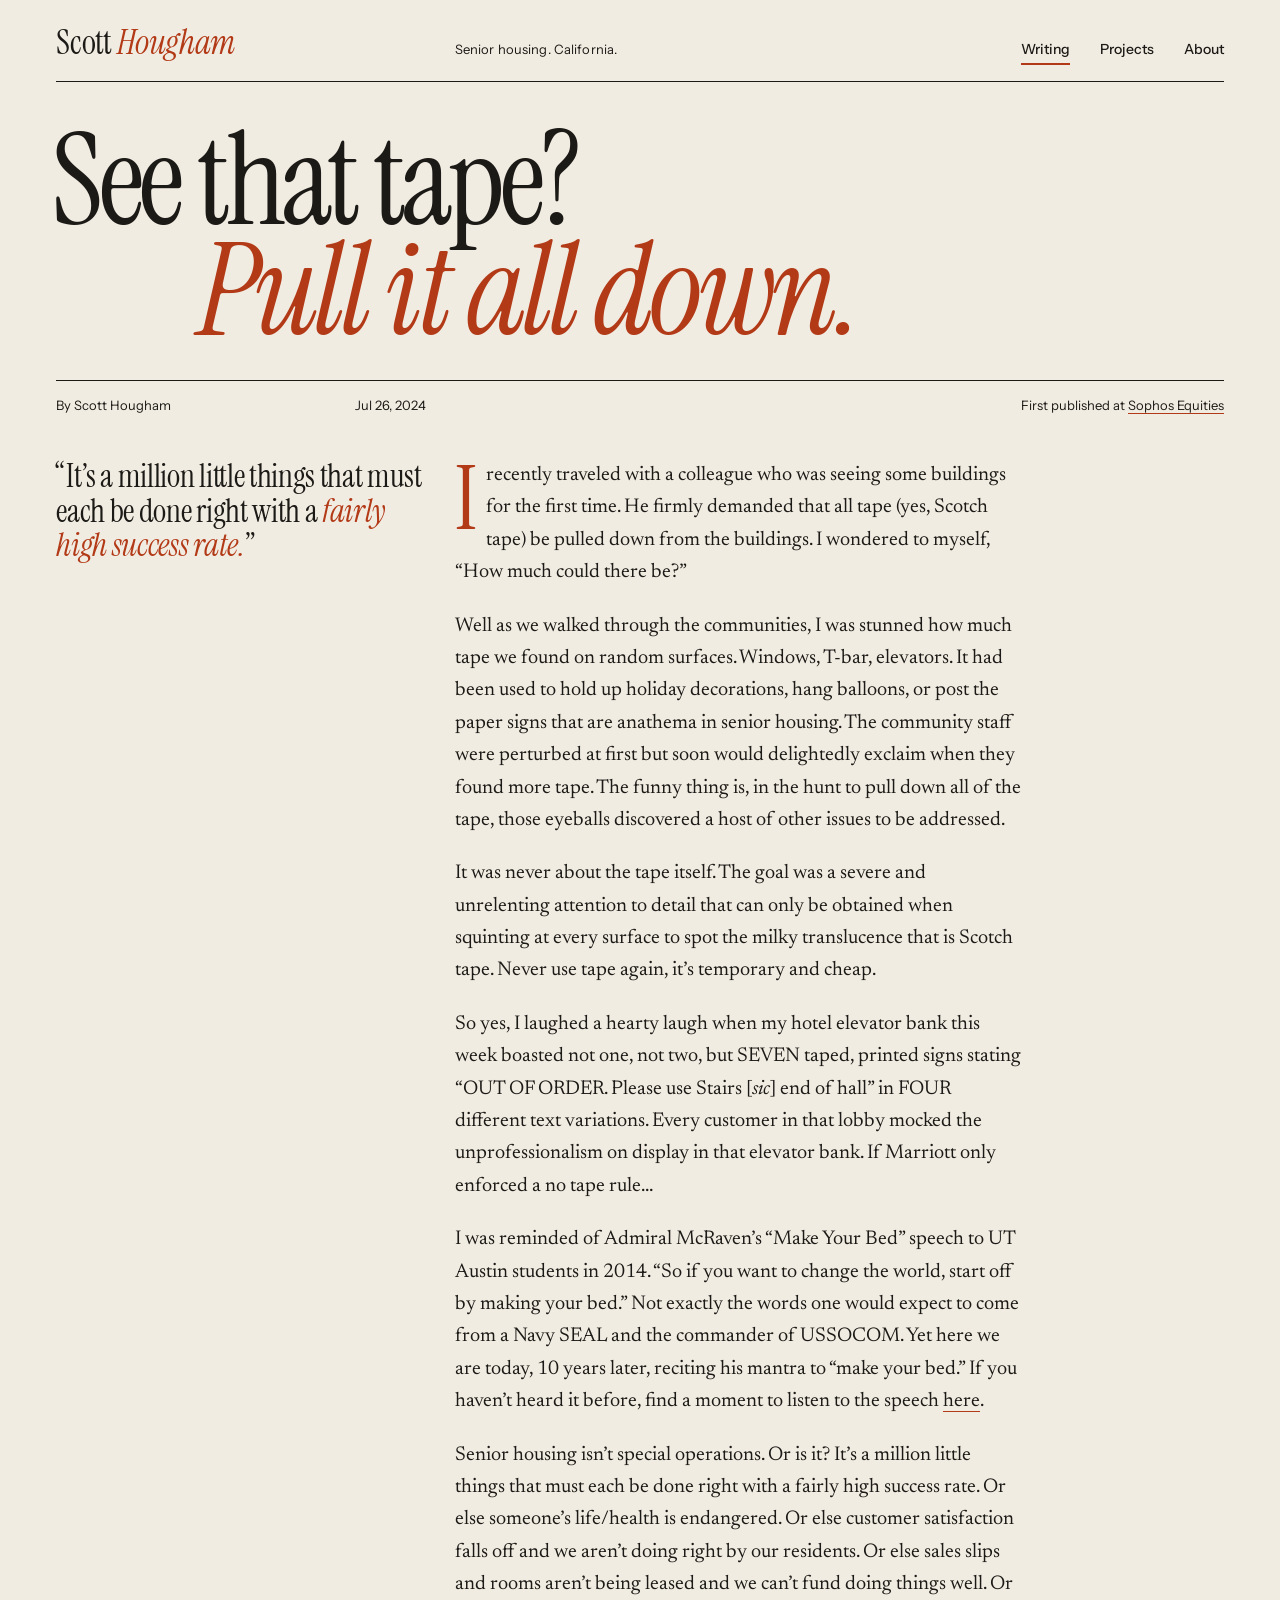
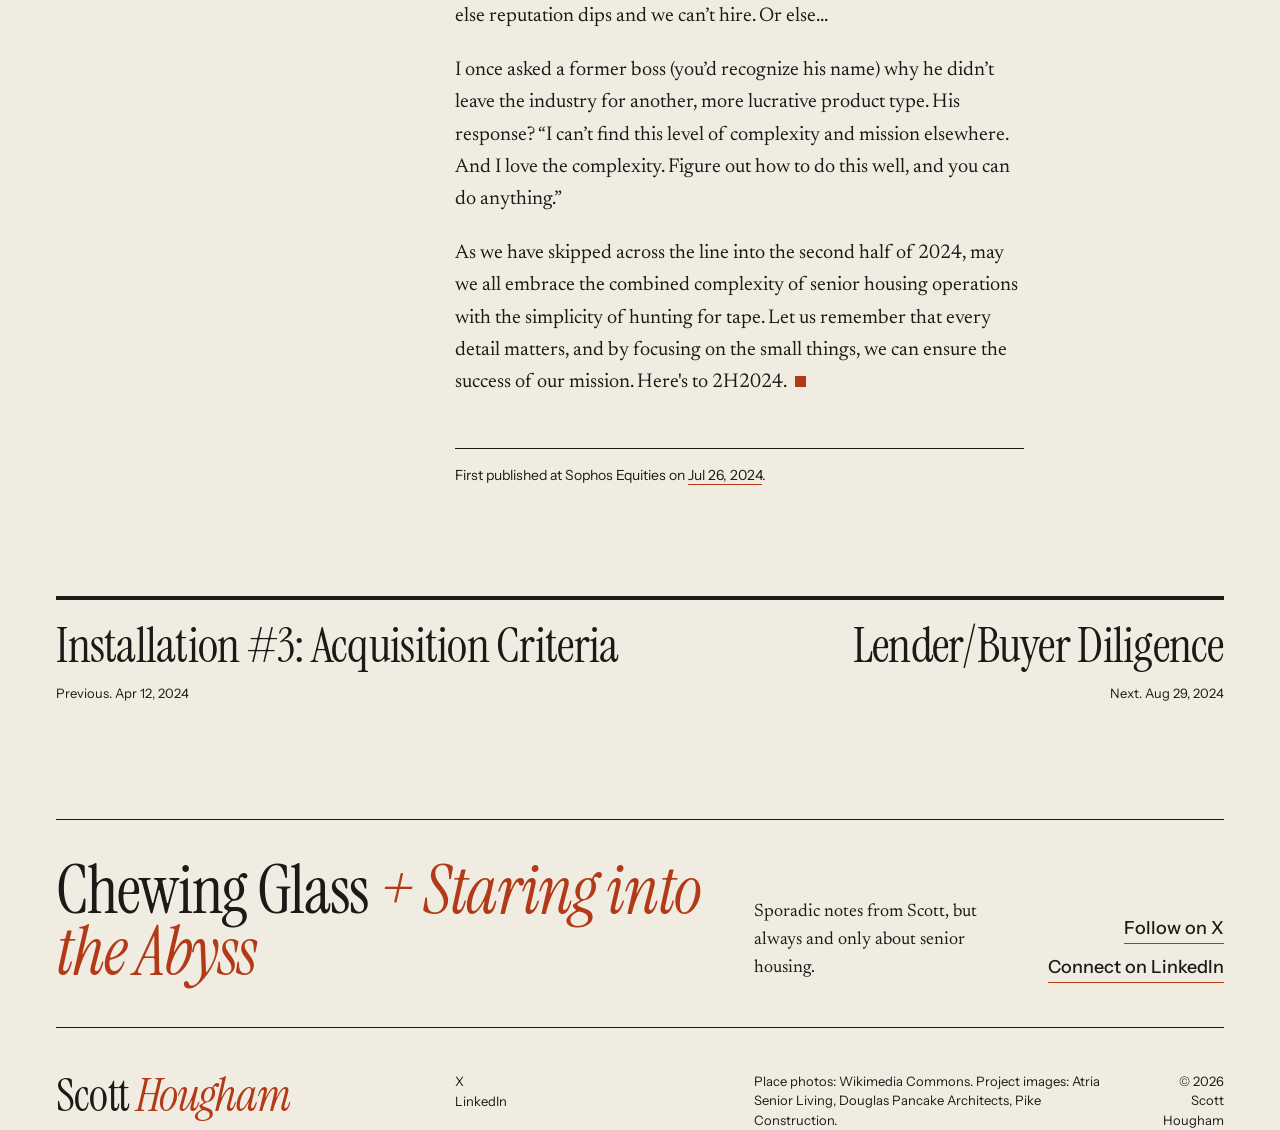
<file: writing/see-that-tape-pull-it-all-down/index.html>
<!doctype html>
<html lang="en">
<head>
<meta charset="utf-8">
<meta name="viewport" content="width=device-width, initial-scale=1">
<title>See that tape? Pull it all down. Scott Hougham</title>
<meta name="description" content="It was never about the tape itself. An essay by Scott Hougham on senior housing, first published at Sophos Equities on Jul 26, 2024.">
<link rel="canonical" href="https://scotthougham.com/writing/see-that-tape-pull-it-all-down/">
<meta property="og:type" content="article">
<meta property="og:site_name" content="Scott Hougham">
<meta property="og:title" content="See that tape? Pull it all down. Scott Hougham">
<meta property="og:description" content="It was never about the tape itself. An essay by Scott Hougham on senior housing, first published at Sophos Equities on Jul 26, 2024.">
<meta property="og:url" content="https://scotthougham.com/writing/see-that-tape-pull-it-all-down/">
<meta property="og:image" content="https://scotthougham.com/assets/american-river-canyon-1.jpg">
<meta name="twitter:card" content="summary_large_image">
<meta name="theme-color" content="#F1ECE2">
<link rel="icon" href="/favicon.svg" type="image/svg+xml">
<link rel="preconnect" href="https://fonts.googleapis.com">
<link rel="preconnect" href="https://fonts.gstatic.com" crossorigin>
<link href="https://fonts.googleapis.com/css2?family=Instrument+Serif:ital@0;1&amp;family=Newsreader:ital,opsz,wght@0,6..72,300..600;1,6..72,300..600&amp;family=Instrument+Sans:wght@400;500;600&amp;display=swap" rel="stylesheet">
<link rel="stylesheet" href="/style.css">
<meta property="article:published_time" content="2024-07-26">
</head>
<body>
<a class="skip" href="#main">Skip to content</a>
<header class="wrap">
  <div class="mast">
    <a class="name" href="/">Scott <em>Hougham</em></a>
    <span class="where">Senior housing. California.</span>
    <nav aria-label="Main">
      <a href="/writing/" aria-current="true">Writing</a>
      <a href="/projects/">Projects</a>
      <a href="/about/">About</a>
    </nav>
  </div>
</header>
<main id="main">
<article class="wrap article">
  <div class="grid">
    <h1>See that tape?<span class="l2">Pull it all down.</span></h1>
    <div class="byline">
      <span>By Scott Hougham</span>
      <span><time datetime="2024-07-26">Jul 26, 2024</time></span>
      <span>First published at <a href="https://sophoseq.com/sophos-blog/see-that-tape-pull-it-all-down">Sophos Equities</a></span>
    </div>
    <aside class="aside"><p class="dek">&ldquo;It&rsquo;s a million little things that must each be done right with a <em>fairly high success rate.</em>&rdquo;</p></aside>
    <div class="prose">
<p class="cap">I recently traveled with a colleague who was seeing some buildings for the first time. He firmly demanded that all tape (yes, Scotch tape) be pulled down from the buildings. I wondered to myself, “How much could there be?”</p>
<p>Well as we walked through the communities, I was stunned how much tape we found on random surfaces. Windows, T-bar, elevators. It had been used to hold up holiday decorations, hang balloons, or post the paper signs that are anathema in senior housing. The community staff were perturbed at first but soon would delightedly exclaim when they found more tape. The funny thing is, in the hunt to pull down all of the tape, those eyeballs discovered a host of other issues to be addressed.</p>
<p>It was never about the tape itself. The goal was a severe and unrelenting attention to detail that can only be obtained when squinting at every surface to spot the milky translucence that is Scotch tape. Never use tape again, it’s temporary and cheap.</p>
<p>So yes, I laughed a hearty laugh when my hotel elevator bank this week boasted not one, not two, but SEVEN taped, printed signs stating “OUT OF ORDER. Please use Stairs [<em>sic</em>] end of hall” in FOUR different text variations. Every customer in that lobby mocked the unprofessionalism on display in that elevator bank. If Marriott only enforced a no tape rule…</p>
<p>I was reminded of Admiral McRaven’s “Make Your Bed” speech to UT Austin students in 2014. “So if you want to change the world, start off by making your bed.” Not exactly the words one would expect to come from a Navy SEAL and the commander of USSOCOM. Yet here we are today, 10 years later, reciting his mantra to “make your bed.” If you haven’t heard it before, find a moment to listen to the speech <a href="https://www.youtube.com/watch?v=pxBQLFLei70">here</a>.</p>
<p>Senior housing isn’t special operations. Or is it? It’s a million little things that must each be done right with a fairly high success rate. Or else someone’s life/health is endangered. Or else customer satisfaction falls off and we aren’t doing right by our residents. Or else sales slips and rooms aren’t being leased and we can’t fund doing things well. Or else reputation dips and we can’t hire. Or else…</p>
<p>I once asked a former boss (you’d recognize his name) why he didn’t leave the industry for another, more lucrative product type. His response? “I can’t find this level of complexity and mission elsewhere. And I love the complexity. Figure out how to do this well, and you can do anything.”</p>
<p>As we have skipped across the line into the second half of 2024, may we all embrace the combined complexity of senior housing operations with the simplicity of hunting for tape. Let us remember that every detail matters, and by focusing on the small things, we can ensure the success of our mission. Here's to 2H2024.</p>
    </div>
    <p class="colophon">First published at Sophos Equities on <a href="https://sophoseq.com/sophos-blog/see-that-tape-pull-it-all-down">Jul 26, 2024</a>.</p>
  </div>
</article>
<nav class="wrap" aria-label="More writing">
  <div class="grid pn"><a class="prev" href="/writing/installation-3-acquisition-criteria/"><span class="t">Installation #3: Acquisition Criteria</span><span class="meta">Previous. Apr 12, 2024</span></a><a class="next" href="/writing/lender-buyer-diligence/"><span class="t">Lender/Buyer Diligence</span><span class="meta">Next. Aug 29, 2024</span></a></div>
</nav>
<section class="wrap" aria-label="Newsletter">
  <div class="grid letter">
    <h2>Chewing Glass <em>+ Staring into the Abyss</em></h2>
    <p>Sporadic notes from Scott, but always and only about senior housing.</p>
    <p class="go"><a href="https://x.com/ScottHougham">Follow on X</a><a href="https://www.linkedin.com/in/scotthougham/">Connect on LinkedIn</a></p>
  </div>
</section>
</main>
<footer class="wrap">
  <div class="grid">
    <p class="sign"><a href="/">Scott <em>Hougham</em></a></p>
    <p class="links">
      <a href="https://x.com/ScottHougham">X</a>
      <a href="https://www.linkedin.com/in/scotthougham/">LinkedIn</a>
    </p>
    <p class="credit">Place photos: Wikimedia Commons. Project images: Atria Senior Living, Douglas Pancake Architects, Pike Construction.</p>
    <p class="copy">&copy; 2026 Scott Hougham</p>
  </div>
</footer>
</body>
</html>
</file>
<file: style.css>
:root{
  --paper:#F1ECE2;
  --ink:#1C1A16;
  --red:#B23A17;
  --display:"Instrument Serif", Georgia, serif;
  --text:"Newsreader", Georgia, serif;
  --sans:"Instrument Sans", Helvetica, Arial, sans-serif;
  --m:clamp(20px, 4.4vw, 64px);
  --gap:28px;
}
*{box-sizing:border-box;margin:0;padding:0}
html{background:var(--paper);color:var(--ink)}
body{font-family:var(--text);font-size:19px;line-height:1.55;font-optical-sizing:auto;-webkit-font-smoothing:antialiased;text-rendering:optimizeLegibility}
::selection{background:var(--red);color:var(--paper)}
a{color:var(--ink);text-decoration:none}
a:hover{color:var(--red)}
a:focus-visible{outline:2px solid var(--red);outline-offset:3px}
img{display:block;max-width:100%;height:auto}
.ph{overflow:hidden;background:var(--ink)}
.ph img{width:100%;height:100%;object-fit:cover}
em.r,h1 em,h2 em,h3 em{color:var(--red)}
.wrap{padding:0 var(--m)}
.grid{display:grid;grid-template-columns:repeat(12,minmax(0,1fr));column-gap:var(--gap)}
.skip{position:absolute;left:-9999px}
.skip:focus{left:var(--m);top:8px;background:var(--ink);color:var(--paper);padding:6px 10px;font-family:var(--sans);font-size:14px}

/* masthead */
.mast{display:grid;grid-template-columns:repeat(12,minmax(0,1fr));column-gap:var(--gap);align-items:baseline;padding-top:26px;padding-bottom:16px;border-bottom:1px solid var(--ink)}
.mast .name{grid-column:1/5;font-family:var(--display);font-size:34px;line-height:1;letter-spacing:-.01em}
.mast .name em{color:var(--red)}
.mast .where{grid-column:5/9;font-family:var(--sans);font-size:13px;letter-spacing:.01em}
.mast nav{grid-column:9/13;display:flex;justify-content:flex-end;gap:30px;font-family:var(--sans);font-size:14px;font-weight:500}
.mast nav a{border-bottom:2px solid var(--paper);padding-bottom:2px}
.mast nav a:hover{border-bottom-color:var(--red);color:var(--ink)}
.mast nav a[aria-current]{border-bottom-color:var(--red)}

/* shared type */
.huge{font-family:var(--display);font-weight:400;font-size:clamp(64px, 12.4vw, 196px);line-height:.84;letter-spacing:-.035em;margin-left:-.04em;text-wrap:balance}
.huge .l2{display:block;font-style:italic;color:var(--red);padding-left:1.15em}
.byline{grid-column:1/13;display:grid;grid-template-columns:repeat(12,minmax(0,1fr));column-gap:var(--gap);margin-top:34px;padding-top:14px;border-top:1px solid var(--ink);font-family:var(--sans);font-size:13px}
.byline span:nth-child(1){grid-column:1/4}
.byline span:nth-child(2){grid-column:4/7}
.byline span:nth-child(3){grid-column:7/13;text-align:right}
.byline a{border-bottom:1px solid var(--red)}
.sec-h{font-family:var(--display);font-weight:400;font-size:clamp(52px, 7.6vw, 120px);line-height:.88;letter-spacing:-.03em}
.more{font-family:var(--display);font-size:32px;font-style:italic;line-height:1.2}
.more a{color:var(--red);border-bottom:1px solid var(--red)}
.more a:hover{color:var(--ink);border-bottom-color:var(--ink)}
.go{font-family:var(--sans);font-size:14px;font-weight:500}
.go a{border-bottom:1px solid var(--red)}
figure figcaption{font-family:var(--sans);font-size:12.5px;line-height:1.4;margin-top:10px;max-width:34em}
figure figcaption b{font-weight:600}

/* home cover */
.cover{padding-top:44px}
.cover h1{grid-column:1/13}
.dek{grid-column:1/5;margin-top:30px;font-family:var(--display);font-size:clamp(28px, 2.5vw, 38px);line-height:1.08;letter-spacing:-.01em}
.dek em{color:var(--red)}
.cover .body{grid-column:5/13;margin-top:30px;columns:2;column-gap:var(--gap)}
.cover .body p{margin-bottom:.9em;hyphens:auto;text-wrap:pretty}
.cap::first-letter{float:left;font-family:var(--display);font-size:5.6em;line-height:.8;padding:.06em .08em 0 0;color:var(--red)}
.pull{grid-column:2/12;margin:56px 0 0;padding:34px 0 30px;border-top:1px solid var(--ink);border-bottom:1px solid var(--ink);display:grid;grid-template-columns:repeat(10,minmax(0,1fr));column-gap:var(--gap)}
.pull q{grid-column:1/9;font-family:var(--display);font-size:clamp(40px, 5.4vw, 84px);line-height:.98;letter-spacing:-.02em;quotes:none}
.pull q em{color:var(--red)}
.pull cite{grid-column:9/11;align-self:end;font-family:var(--sans);font-style:normal;font-size:13px;line-height:1.4}
.cover .more{grid-column:5/13;margin-top:34px}

/* contents */
.toc{margin-top:120px;padding-top:22px;border-top:4px solid var(--ink)}
.toc .head{grid-column:1/5}
.toc .intro{margin-top:22px;font-size:17px;line-height:1.5;max-width:20em}
.toc .intro a{border-bottom:1px solid var(--red)}
.toc ol{grid-column:5/13;list-style:none}
.toc ol > li{border-bottom:1px solid var(--ink)}
.toc ol > li:first-child{border-top:1px solid var(--ink)}
.toc .row{display:grid;grid-template-columns:120px minmax(0,1fr);column-gap:var(--gap);padding:22px 0 24px}
.toc .date{font-family:var(--sans);font-size:13px;padding-top:12px}
.toc .t{font-family:var(--display);font-size:clamp(32px, 3.4vw, 52px);line-height:1;letter-spacing:-.015em;display:block}
.toc .d{display:block;margin-top:8px;font-size:17px;line-height:1.45;max-width:36em}
.toc a.row:hover .t{color:var(--red)}
.toc a.row:hover .d{color:var(--ink)}
.toc .t i{font-style:italic;color:var(--red)}
.toc .parts{list-style:none;margin-top:16px;font-size:17px;line-height:1.45}
.toc .parts li{padding:6px 0;border-top:1px solid var(--ink)}
.toc .parts li:last-child{border-bottom:1px solid var(--ink)}
.toc .parts a{display:block}
.toc .parts a b{font-weight:500;font-family:var(--display);font-size:26px;line-height:1.1;display:block;letter-spacing:-.01em}
.toc .parts a:hover b{color:var(--red)}
.toc .parts a span{display:block;font-size:16px}
.toc .parts a:hover span{color:var(--ink)}
.toc .parts .date{padding-top:0;margin-right:8px}

/* features */
.feature{margin-top:140px}
.f-head{grid-column:1/13;display:grid;grid-template-columns:repeat(12,minmax(0,1fr));column-gap:var(--gap);align-items:end;margin-bottom:28px}
.f-head h2{grid-column:1/9}
.f-head p{grid-column:9/13;font-size:18px;line-height:1.5}
.f-head p b{font-weight:600}

.atria .big{grid-column:1/10}
.atria .big .ph{aspect-ratio:16/9}
.atria .side{grid-column:10/13;display:flex;flex-direction:column;justify-content:space-between}
.atria .side .ph{aspect-ratio:696/418}
.atria .side p{font-family:var(--display);font-size:30px;line-height:1.08;letter-spacing:-.01em;padding:22px 0;border-top:1px solid var(--ink);border-bottom:1px solid var(--ink);margin-bottom:28px}
.atria .side p em{color:var(--red)}
.atria .ext{grid-column:4/9;margin-top:40px}
.atria .ext .ph{aspect-ratio:696/365}
.atria .extnote{grid-column:9/12;margin-top:40px;align-self:end;font-size:17px}

.thrive .tall{grid-column:1/6;grid-row:2/5}
.thrive .tall .ph{aspect-ratio:967/1200}
.thrive .wide{grid-column:7/13;grid-row:2}
.thrive .wide .ph{aspect-ratio:3/2}
.thrive .note{grid-column:7/12;grid-row:3;align-self:end;margin-top:28px}
.thrive .note p{font-size:18px;margin-bottom:.8em}
.thrive .note .lead{font-family:var(--display);font-size:clamp(30px, 2.6vw, 40px);line-height:1.06;letter-spacing:-.01em}
.thrive .note .lead em{color:var(--red)}
.thrive .note cite{font-family:var(--sans);font-style:normal;font-size:13px}
.thrive .dusk{grid-column:7/10;grid-row:4;margin-top:28px}
.thrive .dusk .ph{aspect-ratio:3/2}
.thrive .dusk2{grid-column:10/13;grid-row:4;margin-top:28px}
.thrive .dusk2 .ph{aspect-ratio:3/2}

/* reckon */
.reckon{margin-top:150px;background:var(--ink);color:var(--paper);padding:70px var(--m) 64px}
.reckon a{color:var(--paper)}
.reckon a:hover{color:var(--red)}
.reckon ::selection{background:var(--red);color:var(--paper)}
.reckon .word{grid-column:1/13;font-family:var(--display);font-weight:400;font-size:clamp(96px, 23vw, 360px);line-height:.78;letter-spacing:-.05em;margin-left:-.05em}
.reckon .word em{color:var(--red)}
.reckon .r1{grid-column:1/5;margin-top:36px;font-family:var(--display);font-size:clamp(28px, 2.6vw, 40px);line-height:1.06}
.reckon .r2{grid-column:6/10;margin-top:40px;font-size:18px}
.reckon .r2 q{font-style:italic}
.reckon .r3{grid-column:10/13;margin-top:40px;font-family:var(--sans);font-size:14px;font-weight:500;text-align:right}
.reckon .r3 a{border-bottom:1px solid var(--red)}

/* home about */
.about{margin-top:130px}
.about h2{grid-column:1/8}
.about .shot{grid-column:9/13;grid-row:1/3}
.about .shot .ph{aspect-ratio:1/1}
.about .bio{grid-column:1/5;margin-top:40px}
.about .bio p{margin-bottom:.9em}
.about .bio p:first-child::first-line{font-variant:small-caps;letter-spacing:.03em}
.about .bio2{grid-column:5/8;margin-top:40px;font-size:17px}
.about .bio2 p{margin-bottom:.9em}
.about .bio2 .go{margin-top:1.4em}
.about .bio2 .q{font-family:var(--display);font-size:30px;line-height:1.05;color:var(--red);margin-bottom:.6em}

/* newsletter */
.letter{margin-top:110px;border-top:1px solid var(--ink);border-bottom:1px solid var(--ink);padding:40px 0 44px}
.letter h2{grid-column:1/8;font-family:var(--display);font-weight:400;font-size:clamp(40px, 5.2vw, 80px);line-height:.92;letter-spacing:-.02em}
.letter p{grid-column:8/11;align-self:end;font-size:18px}
.letter .go{grid-column:11/13;align-self:end;display:flex;flex-direction:column;align-items:flex-end;gap:10px}
.letter .go a{width:max-content}

/* footer */
footer{margin-top:44px;padding-bottom:44px}
footer .grid > *{font-family:var(--sans);font-size:13px;line-height:1.5}
footer .grid > .sign{grid-column:1/5;font-family:var(--display);font-size:46px;line-height:1;letter-spacing:-.02em}
footer .sign em{color:var(--red)}
footer .links{grid-column:5/8;display:flex;flex-direction:column}
footer .links a{width:max-content;border-bottom:1px solid var(--paper)}
footer .links a:hover{border-bottom-color:var(--red)}
footer .credit{grid-column:8/12}
footer .copy{grid-column:12/13;text-align:right}

/* page heads (writing, projects, about, 404) */
.page-head{padding-top:44px}
.page-head h1{grid-column:1/13}
.page-head .lede{grid-column:1/6;margin-top:30px;font-family:var(--display);font-size:clamp(28px, 2.5vw, 38px);line-height:1.08;letter-spacing:-.01em}
.page-head .lede em{color:var(--red)}
.page-head + .wrap .toc,.page-head + section .toc{margin-top:80px}

/* article */
.article{padding-top:44px}
.article h1{grid-column:1/13;font-family:var(--display);font-weight:400;font-size:clamp(60px, 10vw, 164px);line-height:.86;letter-spacing:-.035em;margin-left:-.04em;text-wrap:balance}
.article h1.long{font-size:clamp(48px, 6.6vw, 108px);line-height:.9}
.article h1 .l2{display:block;font-style:italic;color:var(--red);padding-left:1.15em}
.article h1.long .l2{padding-left:0}
.article h1 em{font-style:italic}
.article .aside{grid-column:1/5;margin-top:44px}
.article .aside .dek{margin-top:0;position:sticky;top:32px}
.prose{grid-column:5/11;margin-top:44px;max-width:680px;font-size:20px;line-height:1.62}
.prose p,.prose ul,.prose ol{margin-bottom:1.05em;text-wrap:pretty;hyphens:auto}
.prose a{border-bottom:1px solid var(--red)}
.prose strong{font-weight:600}
.prose ul,.prose ol{padding-left:1.4em}
.prose li{margin-bottom:.55em;padding-left:.3em}
.prose li::marker{color:var(--red);font-family:var(--sans);font-size:.8em;font-weight:500}
.prose .note{font-style:italic;font-size:18px;margin-bottom:1.6em;padding-bottom:1.2em;border-bottom:1px solid var(--ink)}
.prose .note em,.prose .note i{font-style:italic}
.prose p.cap::first-letter{font-size:4.4em;line-height:.82;padding:.05em .1em 0 0}
.prose p:last-child::after{content:"";display:inline-block;width:.55em;height:.55em;background:var(--red);margin-left:.4em;vertical-align:baseline}
.colophon{grid-column:5/11;max-width:680px;margin-top:28px;padding-top:16px;border-top:1px solid var(--ink);font-family:var(--sans);font-size:14px}
.colophon a{border-bottom:1px solid var(--red)}

.series{grid-column:5/11;max-width:680px;margin-top:64px}
.series h2{font-family:var(--display);font-weight:400;font-size:44px;line-height:1;letter-spacing:-.015em}
.series p{font-size:17px;margin-top:8px}
.series ol{list-style:none;margin-top:18px;border-top:1px solid var(--ink)}
.series li{border-bottom:1px solid var(--ink)}
.series li a,.series li span.here{display:grid;grid-template-columns:100px minmax(0,1fr);column-gap:20px;padding:12px 0;font-size:18px;line-height:1.35}
.series li small{font-family:var(--sans);font-size:13px;padding-top:3px}
.series li span.here{color:var(--red)}
.series li span.here b{font-weight:400;font-style:italic}

.pn{margin-top:110px;padding-top:22px;border-top:4px solid var(--ink)}
.pn a{grid-column:span 6;display:block;padding-bottom:6px}
.pn a.next{grid-column:7/13;text-align:right}
.pn .t{display:block;font-family:var(--display);font-size:clamp(34px, 3.8vw, 58px);line-height:1;letter-spacing:-.015em;text-wrap:balance}
.pn .meta{display:block;margin-top:12px;font-family:var(--sans);font-size:13px}
.pn a:hover .t{color:var(--red)}
.pn a:hover .meta{color:var(--ink)}

/* projects page */
.thrive-more{grid-column:1/13;display:grid;grid-template-columns:repeat(12,minmax(0,1fr));column-gap:var(--gap);margin-top:48px}
.thrive-more figure:nth-child(1){grid-column:1/8}
.thrive-more figure:nth-child(2){grid-column:8/13}
.thrive-more .ph{aspect-ratio:3/2}

/* about page */
.ab{margin-top:64px}
.ab .shot{grid-column:1/5;align-self:start}
.ab .shot .ph{aspect-ratio:1/1}
.ab .text{grid-column:6/12;grid-row:1/span 3;max-width:680px;font-size:20px;line-height:1.62}
.ab .text p{margin-bottom:1.05em;text-wrap:pretty}
.ab .text a{border-bottom:1px solid var(--red)}
.ab .text p.cap::first-letter{font-size:4.4em;line-height:.82;padding:.05em .1em 0 0}
.ab .text .q{font-family:var(--display);font-size:clamp(30px, 2.8vw, 42px);line-height:1.05;color:var(--red);margin:1em 0 .8em;letter-spacing:-.01em}
.ab .text .quiet{font-family:var(--sans);font-size:14px;line-height:1.5;margin-top:1.6em}
.ab .elsewhere{grid-column:1/5;align-self:start;margin-top:28px;font-family:var(--sans);font-size:14px;font-weight:500;display:flex;flex-direction:column;gap:4px}
.ab .elsewhere a{width:max-content;border-bottom:1px solid var(--red)}
.ab-pull{margin-top:96px}
.ab-pull .pull{margin-top:0}
.place{margin-top:96px}
.place figure{grid-column:1/13}
.place .ph{aspect-ratio:21/9}

/* 404 */
.lost .lede{grid-column:1/7}
.lost .more{grid-column:1/13;margin-top:40px}

@media (max-width:900px){
  body{font-size:18px}
  .grid,.mast,.byline,.f-head,.pull,.thrive-more{grid-template-columns:minmax(0,1fr);column-gap:0}
  .grid > *,.mast > *,.byline > *,.f-head > *,.pull > *,.thrive-more > *{grid-column:1/-1 !important;grid-row:auto !important}
  .mast{padding-top:18px;row-gap:10px}
  .mast .where{display:none}
  .mast nav{justify-content:flex-start;gap:22px}
  .mast .name{font-size:30px}
  .cover,.page-head,.article{padding-top:28px}
  .huge{font-size:clamp(58px, 17vw, 120px);line-height:.86}
  .huge .l2,.article h1 .l2{padding-left:.6em}
  .article h1{font-size:clamp(52px, 14.5vw, 110px);line-height:.88}
  .article h1.long{font-size:clamp(40px, 10.6vw, 80px)}
  .article h1.long .l2{padding-left:0}
  .byline{row-gap:2px;margin-top:26px}
  .byline span{text-align:left !important}
  .dek{margin-top:24px}
  .cover .body{columns:1;margin-top:22px}
  .pull{margin-top:28px;padding:24px 0;row-gap:16px}
  .cover .more{margin-top:24px;font-size:28px}
  .toc{margin-top:84px}
  .toc ol{margin-top:30px}
  .toc .row{grid-template-columns:minmax(0,1fr);row-gap:4px}
  .toc .date{padding-top:0}
  .feature{margin-top:96px}
  .f-head{row-gap:16px}
  .atria .side p{margin:22px 0}
  .atria .side figure{margin-top:0}
  .atria .ext,.atria .extnote{margin-top:24px}
  .thrive .tall,.thrive .wide{margin-bottom:24px}
  .thrive .note{margin-top:0;margin-bottom:12px}
  .thrive .dusk,.thrive .dusk2{margin-top:12px}
  .thrive-more{margin-top:24px;row-gap:24px}
  .reckon{margin-top:96px;padding-top:48px;padding-bottom:48px}
  .reckon .r2,.reckon .r3{margin-top:20px;text-align:left}
  .about{margin-top:96px}
  .about .shot{margin-top:28px;max-width:280px}
  .about .bio,.about .bio2{margin-top:24px}
  .letter{margin-top:72px}
  .letter p,.letter .go{margin-top:18px;text-align:left}
  .letter .go{align-items:flex-start}
  .article .aside{margin-top:30px}
  .article .aside .dek{position:static;font-size:28px}
  .prose{margin-top:26px;font-size:19px;line-height:1.6}
  .series{margin-top:48px}
  .series li a,.series li span.here{grid-template-columns:minmax(0,1fr);row-gap:2px}
  .pn{margin-top:72px;row-gap:28px}
  .pn a.next{text-align:left}
  .ab{margin-top:36px;row-gap:28px}
  .ab .shot{max-width:320px}
  .ab .text{font-size:19px}
  .ab-pull,.place{margin-top:64px}
  .place .ph{aspect-ratio:3/2}
  footer .grid{row-gap:20px}
  footer .copy{text-align:left}
}
</file>
